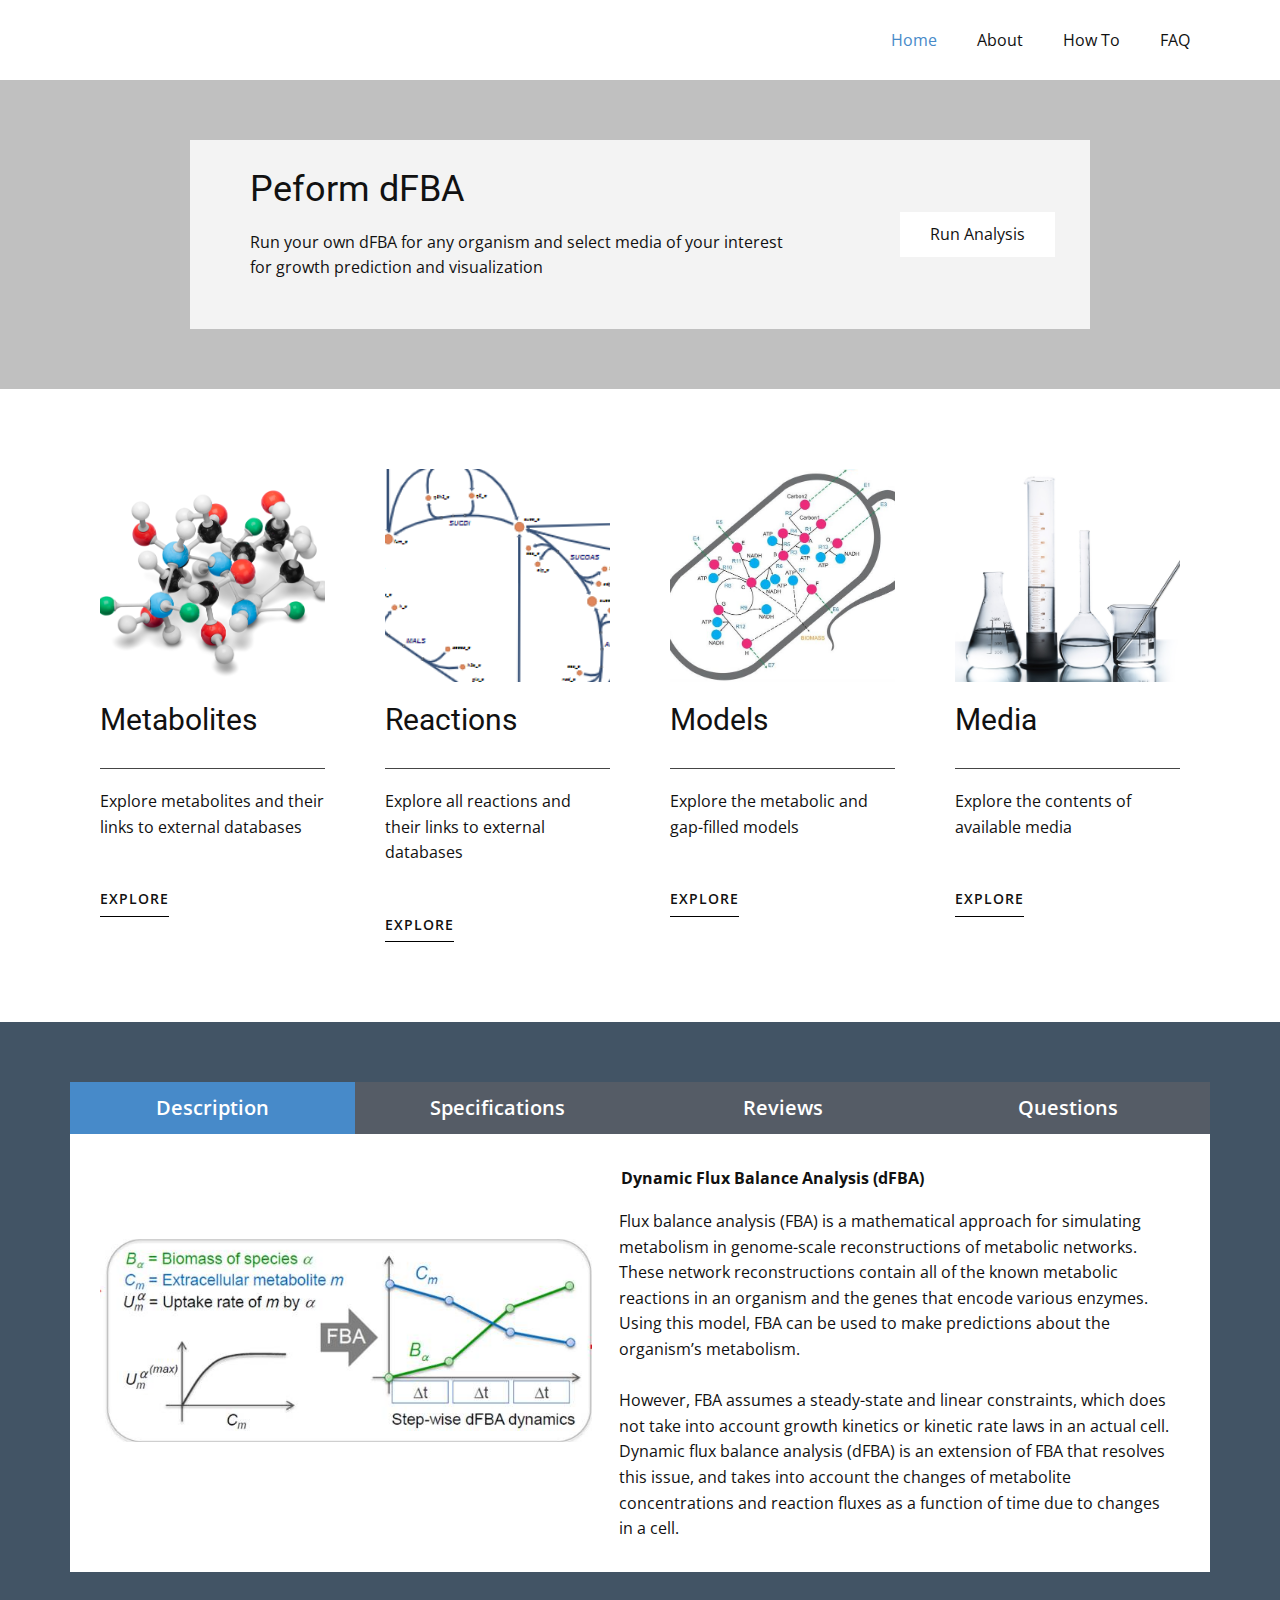
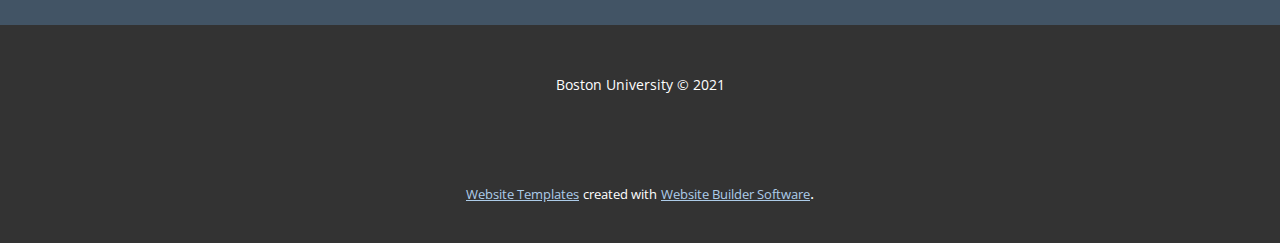
<file: src/new/index.html>
<!DOCTYPE html>
<html style="font-size: 16px;">
  <head>
    <meta name="viewport" content="width=device-width, initial-scale=1.0">
    <meta charset="utf-8">
    <meta name="keywords" content="Peform dFBA, Facts &amp; Questions">
    <meta name="description" content="">
    <meta name="page_type" content="np-template-header-footer-from-plugin">
    <title>Home</title>
    <link rel="stylesheet" href="nicepage.css" media="screen">
<link rel="stylesheet" href="Home.css" media="screen">
    <script class="u-script" type="text/javascript" src="jquery.js" defer=""></script>
    <script class="u-script" type="text/javascript" src="nicepage.js" defer=""></script>
    <meta name="generator" content="Nicepage 3.13.2, nicepage.com">
    <link id="u-theme-google-font" rel="stylesheet" href="https://fonts.googleapis.com/css?family=Roboto:100,100i,300,300i,400,400i,500,500i,700,700i,900,900i|Open+Sans:300,300i,400,400i,600,600i,700,700i,800,800i">
    
    
    
    
    <script type="application/ld+json">{
		"@context": "http://schema.org",
		"@type": "Organization",
		"name": "",
		"url": "index.html"
}</script>
    <meta property="og:title" content="Home">
    <meta property="og:type" content="website">
    <meta name="theme-color" content="#478ac9">
    <link rel="canonical" href="index.html">
    <meta property="og:url" content="index.html">
  </head>
  <body data-home-page="Home.html" data-home-page-title="Home" class="u-body"><header class="u-clearfix u-header u-header" id="sec-e2dd"><div class="u-clearfix u-sheet u-valign-middle u-sheet-1">
        <nav class="u-menu u-menu-dropdown u-offcanvas u-menu-1">
          <div class="menu-collapse" style="font-size: 1rem; letter-spacing: 0px;">
            <a class="u-button-style u-custom-left-right-menu-spacing u-custom-padding-bottom u-custom-top-bottom-menu-spacing u-nav-link u-text-active-palette-1-base u-text-hover-palette-2-base" href="#">
              <svg><use xmlns:xlink="http://www.w3.org/1999/xlink" xlink:href="#menu-hamburger"></use></svg>
              <svg version="1.1" xmlns="http://www.w3.org/2000/svg" xmlns:xlink="http://www.w3.org/1999/xlink"><defs><symbol id="menu-hamburger" viewBox="0 0 16 16" style="width: 16px; height: 16px;"><rect y="1" width="16" height="2"></rect><rect y="7" width="16" height="2"></rect><rect y="13" width="16" height="2"></rect>
</symbol>
</defs></svg>
            </a>
          </div>
          <div class="u-custom-menu u-nav-container">
            <ul class="u-nav u-unstyled u-nav-1"><li class="u-nav-item"><a class="u-button-style u-nav-link u-text-active-palette-1-base u-text-hover-palette-2-base" href="Home.html" style="padding: 10px 20px;">Home</a>
</li><li class="u-nav-item"><a class="u-button-style u-nav-link u-text-active-palette-1-base u-text-hover-palette-2-base" href="About.html" style="padding: 10px 20px;">About</a>
</li><li class="u-nav-item"><a class="u-button-style u-nav-link u-text-active-palette-1-base u-text-hover-palette-2-base" style="padding: 10px 20px;">How To</a>
</li><li class="u-nav-item"><a class="u-button-style u-nav-link u-text-active-palette-1-base u-text-hover-palette-2-base" href="FAQ.html" style="padding: 10px 20px;">FAQ</a>
</li></ul>
          </div>
          <div class="u-custom-menu u-nav-container-collapse">
            <div class="u-black u-container-style u-inner-container-layout u-opacity u-opacity-95 u-sidenav">
              <div class="u-sidenav-overflow">
                <div class="u-menu-close"></div>
                <ul class="u-align-center u-nav u-popupmenu-items u-unstyled u-nav-2"><li class="u-nav-item"><a class="u-button-style u-nav-link" href="Home.html" style="padding: 10px 20px;">Home</a>
</li><li class="u-nav-item"><a class="u-button-style u-nav-link" href="About.html" style="padding: 10px 20px;">About</a>
</li><li class="u-nav-item"><a class="u-button-style u-nav-link" style="padding: 10px 20px;">How To</a>
</li><li class="u-nav-item"><a class="u-button-style u-nav-link" href="FAQ.html" style="padding: 10px 20px;">FAQ</a>
</li></ul>
              </div>
            </div>
            <div class="u-black u-menu-overlay u-opacity u-opacity-70"></div>
          </div>
        </nav>
      </div></header>
    <section class="u-clearfix u-grey-25 u-section-1" src="" id="sec-ec16">
      <div class="u-clearfix u-sheet u-sheet-1">
        <div class="u-clearfix u-expanded-width-md u-expanded-width-sm u-expanded-width-xs u-layout-wrap u-layout-wrap-1">
          <div class="u-layout">
            <div class="u-layout-row">
              <div class="u-align-center-sm u-align-center-xs u-align-left-xl u-container-style u-layout-cell u-left-cell u-opacity u-opacity-80 u-size-45 u-white u-layout-cell-1">
                <div class="u-container-layout u-valign-middle-sm u-valign-middle-xs u-container-layout-1">
                  <h2 class="u-text u-text-1">Peform dFBA</h2>
                  <p class="u-text u-text-2">Run your own dFBA for any organism and select media of your interest for growth prediction and visualization&nbsp;</p>
                </div>
              </div>
              <div class="u-align-left u-container-style u-layout-cell u-opacity u-opacity-80 u-right-cell u-size-15 u-white u-layout-cell-2">
                <div class="u-container-layout u-valign-middle u-container-layout-2">
                  <a href="Run-dFBA.html" data-page-id="36695664" class="u-btn u-button-style u-white u-btn-1">Run Analysis</a>
                </div>
              </div>
            </div>
          </div>
        </div>
      </div>
    </section>
    <section class="u-clearfix u-section-2" id="sec-61e6">
      <div class="u-clearfix u-sheet u-valign-middle u-sheet-1">
        <div class="u-list u-list-1">
          <div class="u-repeater u-repeater-1">
            <div class="u-container-style u-list-item u-repeater-item">
              <div class="u-container-layout u-similar-container u-container-layout-1">
                <img alt="" class="u-expanded-width u-image u-image-default u-image-1" data-image-width="1310" data-image-height="1000" src="images/73536835-0.png">
                <h3 class="u-text u-text-1">Metabolites</h3>
                <div class="u-border-1 u-border-grey-dark-1 u-expanded-width u-line u-line-horizontal u-line-1"></div>
                <p class="u-text u-text-2">Explore metabolites and their links to external databases</p>
                <a href="Metabolites.html" data-page-id="49512011" class="u-border-1 u-border-black u-border-hover-palette-2-base u-btn u-btn-rectangle u-button-style u-none u-text-body-color u-text-hover-palette-2-base u-btn-1">EXPLORE</a>
              </div>
            </div>
            <div class="u-container-style u-list-item u-repeater-item">
              <div class="u-container-layout u-similar-container u-container-layout-2">
                <img alt="" class="u-expanded-width u-image u-image-default u-image-2" data-image-width="277" data-image-height="181" src="images/reaction.png">
                <h3 class="u-text u-text-3">Reactions</h3>
                <div class="u-border-1 u-border-grey-dark-1 u-expanded-width u-line u-line-horizontal u-line-2"></div>
                <p class="u-text u-text-4">Explore all reactions and their links to external databases</p>
                <a href="Reactions.html" data-page-id="31797458" class="u-border-1 u-border-black u-border-hover-palette-2-base u-btn u-btn-rectangle u-button-style u-none u-text-body-color u-text-hover-palette-2-base u-btn-2">EXPLORE</a>
              </div>
            </div>
            <div class="u-container-style u-list-item u-repeater-item">
              <div class="u-container-layout u-similar-container u-container-layout-3">
                <img alt="" class="u-expanded-width u-image u-image-default u-image-3" data-image-width="652" data-image-height="563" src="images/Capture.PNG">
                <h3 class="u-text u-text-5">Models</h3>
                <div class="u-border-1 u-border-grey-dark-1 u-expanded-width u-line u-line-horizontal u-line-3"></div>
                <p class="u-text u-text-6">Explore the metabolic and gap-filled models&nbsp;</p>
                <a href="Models.html" data-page-id="467002914" class="u-border-1 u-border-black u-border-hover-palette-2-base u-btn u-btn-rectangle u-button-style u-none u-text-body-color u-text-hover-palette-2-base u-btn-3">EXPLORE</a>
              </div>
            </div>
            <div class="u-container-style u-list-item u-repeater-item">
              <div class="u-container-layout u-similar-container u-container-layout-4">
                <img alt="" class="u-expanded-width u-image u-image-default u-image-4" data-image-width="1309" data-image-height="1000" src="images/73536835-0.jpeg">
                <h3 class="u-text u-text-7">Media</h3>
                <div class="u-border-1 u-border-grey-dark-1 u-expanded-width u-line u-line-horizontal u-line-4"></div>
                <p class="u-text u-text-8">Explore the contents of available media <br>
                </p>
                <a href="" class="u-border-1 u-border-black u-border-hover-palette-2-base u-btn u-btn-rectangle u-button-style u-none u-text-body-color u-text-hover-palette-2-base u-btn-4">EXPLORE</a>
              </div>
            </div>
          </div>
        </div>
      </div>
    </section>
    <section class="u-align-center u-clearfix u-palette-1-dark-2 u-section-3" id="carousel_a742">
      <div class="u-clearfix u-sheet u-sheet-1">
        <div class="u-expanded-width u-tab-links-align-justify u-tabs u-tabs-1">
          <ul class="u-tab-list u-unstyled" role="tablist">
            <li class="u-tab-item" role="presentation">
              <a class="active u-active-palette-1-base u-button-style u-hover-white u-palette-5-dark-2 u-tab-link u-tab-link-1" id="link-tab-0da5" href="#tab-0da5" role="tab" aria-controls="tab-0da5" aria-selected="true">Description</a>
            </li>
            <li class="u-tab-item" role="presentation">
              <a class="u-active-palette-1-base u-button-style u-hover-white u-palette-5-dark-2 u-tab-link u-tab-link-2" id="link-tab-14b7" href="#tab-14b7" role="tab" aria-controls="tab-14b7" aria-selected="false">Specifications</a>
            </li>
            <li class="u-tab-item" role="presentation">
              <a class="u-active-palette-1-base u-button-style u-hover-white u-palette-5-dark-2 u-tab-link u-tab-link-3" id="link-tab-2917" href="#tab-2917" role="tab" aria-controls="tab-2917" aria-selected="false">Reviews</a>
            </li>
            <li class="u-tab-item u-tab-item-4" role="presentation">
              <a class="u-active-palette-1-base u-button-style u-hover-white u-palette-5-dark-2 u-tab-link u-tab-link-4" id="tab-7fce" href="#link-tab-7fce" role="tab" aria-controls="link-tab-7fce" aria-selected="false">Questions</a>
            </li>
          </ul>
          <div class="u-tab-content">
            <div class="u-container-style u-tab-active u-tab-pane u-white u-tab-pane-1" id="tab-0da5" role="tabpanel" aria-labelledby="link-tab-0da5">
              <div class="u-container-layout u-valign-top-xs u-container-layout-1">
                <p class="u-text u-text-1">Dynamic Flux Balance Analysis (dFBA)</p>
                <img src="images/dfba.PNG" alt="" class="u-expanded-width-sm u-expanded-width-xs u-image u-image-default u-image-1" data-image-width="653" data-image-height="272">
                <p class="u-text u-text-2">Flux balance analysis (FBA) is a mathematical approach for simulating metabolism in genome-scale reconstructions of metabolic networks. These network reconstructions contain all of the known metabolic reactions in an organism and the genes that encode various enzymes. Using this model, FBA can be used to make predictions about the organism’s metabolism.&nbsp;<br>
                  <br>However, FBA assumes a steady-state and linear constraints, which does not take into account growth kinetics or kinetic rate laws in an actual cell. Dynamic flux balance analysis (dFBA) is an extension of FBA that resolves this issue, and takes into account the changes of metabolite concentrations and reaction fluxes as a function of time due to changes in a cell.&nbsp;&nbsp;
                </p>
              </div>
            </div>
            <div class="u-align-left-lg u-align-left-md u-align-left-xl u-container-style u-tab-pane u-white u-tab-pane-2" id="tab-14b7" role="tabpanel" aria-labelledby="link-tab-14b7">
              <div class="u-container-layout u-container-layout-2">
                <p class="u-text u-text-3">Sample text. Click to select the text box. Click again or double click to start editing the text. Duis aute irure dolor in reprehenderit in voluptate velit esse cillum dolore eu fugiat nulla pariatur.<br>
                  <br>Ut enim ad minim veniam, quis nostrud exercitation ullamco laboris nisi ut aliquip ex ea commodo consequat.&nbsp;Duis aute irure dolor in reprehenderit in voluptate velit esse cillum dolore eu fugiat nulla pariatur. 
                </p>
              </div>
            </div>
            <div class="u-container-style u-tab-pane u-white u-tab-pane-3" id="tab-2917" role="tabpanel" aria-labelledby="link-tab-2917">
              <div class="u-container-layout u-valign-top u-container-layout-3">
                <h4 class="u-text u-text-default u-text-4">Be The First To Review This Product!</h4>
                <p class="u-text u-text-5">Sample text. Click to select the text box. Click again or double click to start editing the text.</p>
                <a href="https://nicepage.com/k/flask-html-templates" class="u-btn u-button-style u-hover-palette-1-dark-1 u-palette-1-base u-btn-1">write product review</a>
              </div>
            </div>
            <div class="u-container-style u-tab-pane u-white u-tab-pane-4" id="link-tab-7fce" role="tabpanel" aria-labelledby="tab-7fce">
              <div class="u-container-layout u-container-layout-4"></div>
            </div>
          </div>
        </div>
      </div>
    </section>
    
    
    <footer class="u-align-center u-clearfix u-footer u-grey-80 u-footer" id="sec-13ed"><div class="u-clearfix u-sheet u-sheet-1">
        <p class="u-small-text u-text u-text-variant u-text-1">Boston University ©&nbsp;2021</p>
      </div></footer>
    <section class="u-backlink u-clearfix u-grey-80">
      <a class="u-link" href="https://nicepage.com/website-templates" target="_blank">
        <span>Website Templates</span>
      </a>
      <p class="u-text">
        <span>created with</span>
      </p>
      <a class="u-link" href="https://nicepage.com/" target="_blank">
        <span>Website Builder Software</span>
      </a>. 
    </section>
  </body>
</html>
</file>
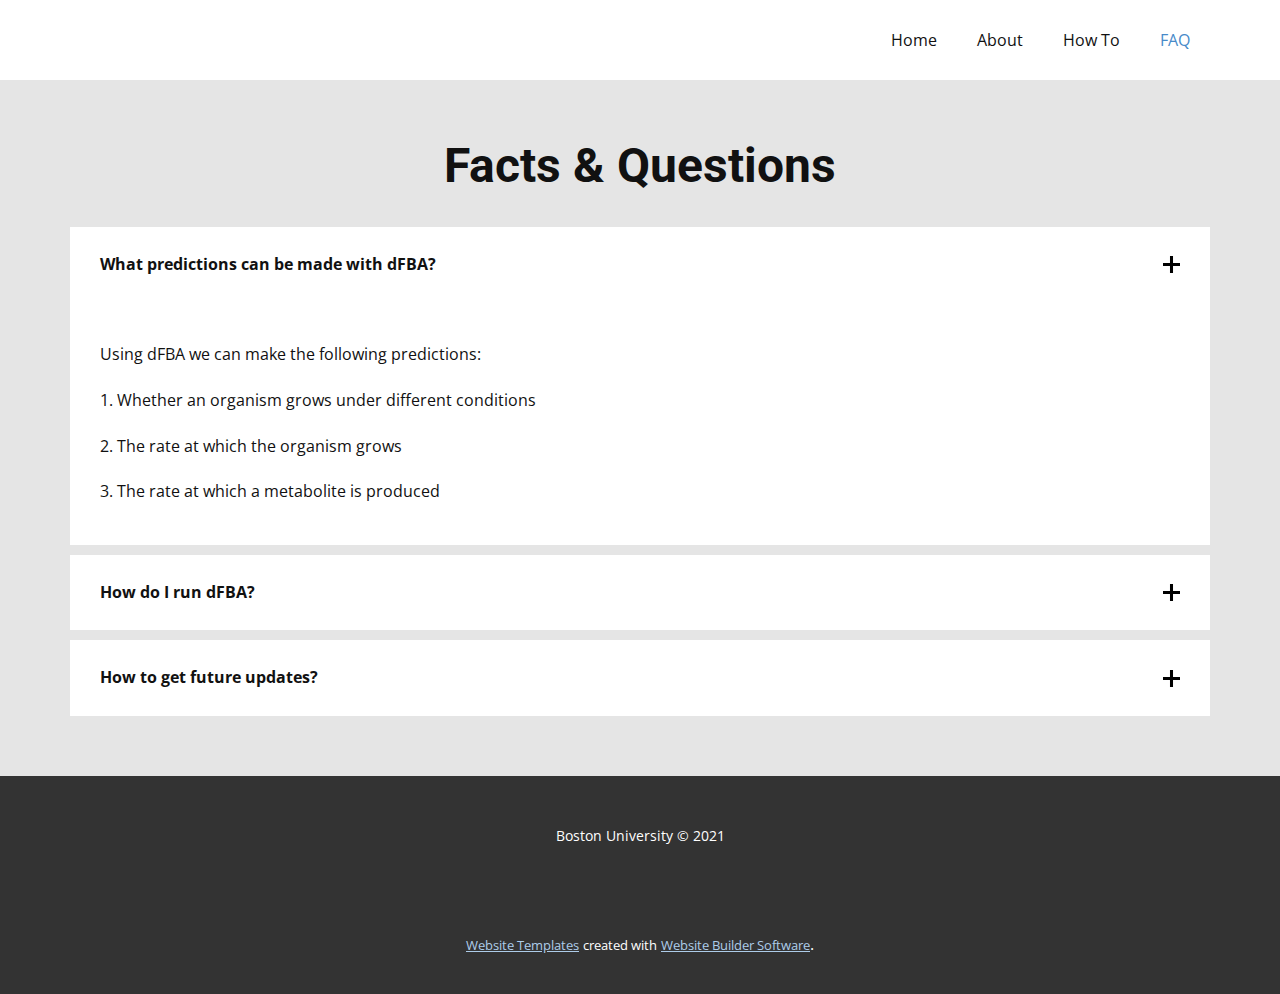
<file: src/new/FAQ.html>
<!DOCTYPE html>
<html style="font-size: 16px;">
  <head>
    <meta name="viewport" content="width=device-width, initial-scale=1.0">
    <meta charset="utf-8">
    <meta name="keywords" content="Facts &amp; Questions">
    <meta name="description" content="">
    <meta name="page_type" content="np-template-header-footer-from-plugin">
    <title>FAQ</title>
    <link rel="stylesheet" href="nicepage.css" media="screen">
<link rel="stylesheet" href="FAQ.css" media="screen">
    <script class="u-script" type="text/javascript" src="jquery.js" defer=""></script>
    <script class="u-script" type="text/javascript" src="nicepage.js" defer=""></script>
    <meta name="generator" content="Nicepage 3.13.2, nicepage.com">
    <link id="u-theme-google-font" rel="stylesheet" href="https://fonts.googleapis.com/css?family=Roboto:100,100i,300,300i,400,400i,500,500i,700,700i,900,900i|Open+Sans:300,300i,400,400i,600,600i,700,700i,800,800i">
    
    
    <script type="application/ld+json">{
		"@context": "http://schema.org",
		"@type": "Organization",
		"name": "",
		"url": "index.html"
}</script>
    <meta property="og:title" content="FAQ">
    <meta property="og:type" content="website">
    <meta name="theme-color" content="#478ac9">
    <link rel="canonical" href="index.html">
    <meta property="og:url" content="index.html">
  </head>
  <body class="u-body"><header class="u-clearfix u-header u-header" id="sec-e2dd"><div class="u-clearfix u-sheet u-valign-middle u-sheet-1">
        <nav class="u-menu u-menu-dropdown u-offcanvas u-menu-1">
          <div class="menu-collapse" style="font-size: 1rem; letter-spacing: 0px;">
            <a class="u-button-style u-custom-left-right-menu-spacing u-custom-padding-bottom u-custom-top-bottom-menu-spacing u-nav-link u-text-active-palette-1-base u-text-hover-palette-2-base" href="#">
              <svg><use xmlns:xlink="http://www.w3.org/1999/xlink" xlink:href="#menu-hamburger"></use></svg>
              <svg version="1.1" xmlns="http://www.w3.org/2000/svg" xmlns:xlink="http://www.w3.org/1999/xlink"><defs><symbol id="menu-hamburger" viewBox="0 0 16 16" style="width: 16px; height: 16px;"><rect y="1" width="16" height="2"></rect><rect y="7" width="16" height="2"></rect><rect y="13" width="16" height="2"></rect>
</symbol>
</defs></svg>
            </a>
          </div>
          <div class="u-custom-menu u-nav-container">
            <ul class="u-nav u-unstyled u-nav-1"><li class="u-nav-item"><a class="u-button-style u-nav-link u-text-active-palette-1-base u-text-hover-palette-2-base" href="Home.html" style="padding: 10px 20px;">Home</a>
</li><li class="u-nav-item"><a class="u-button-style u-nav-link u-text-active-palette-1-base u-text-hover-palette-2-base" href="About.html" style="padding: 10px 20px;">About</a>
</li><li class="u-nav-item"><a class="u-button-style u-nav-link u-text-active-palette-1-base u-text-hover-palette-2-base" style="padding: 10px 20px;">How To</a>
</li><li class="u-nav-item"><a class="u-button-style u-nav-link u-text-active-palette-1-base u-text-hover-palette-2-base" href="FAQ.html" style="padding: 10px 20px;">FAQ</a>
</li></ul>
          </div>
          <div class="u-custom-menu u-nav-container-collapse">
            <div class="u-black u-container-style u-inner-container-layout u-opacity u-opacity-95 u-sidenav">
              <div class="u-sidenav-overflow">
                <div class="u-menu-close"></div>
                <ul class="u-align-center u-nav u-popupmenu-items u-unstyled u-nav-2"><li class="u-nav-item"><a class="u-button-style u-nav-link" href="Home.html" style="padding: 10px 20px;">Home</a>
</li><li class="u-nav-item"><a class="u-button-style u-nav-link" href="About.html" style="padding: 10px 20px;">About</a>
</li><li class="u-nav-item"><a class="u-button-style u-nav-link" style="padding: 10px 20px;">How To</a>
</li><li class="u-nav-item"><a class="u-button-style u-nav-link" href="FAQ.html" style="padding: 10px 20px;">FAQ</a>
</li></ul>
              </div>
            </div>
            <div class="u-black u-menu-overlay u-opacity u-opacity-70"></div>
          </div>
        </nav>
      </div></header>
    <section class="u-align-center u-clearfix u-grey-10 u-section-1" id="sec-6cc2">
      <div class="u-clearfix u-sheet u-sheet-1">
        <h2 class="u-text u-text-1">Facts &amp; Questions</h2>
        <div class="u-accordion u-expanded-width u-faq u-spacing-10 u-accordion-1">
          <div class="u-accordion-item">
            <a class="active u-accordion-link u-active-white u-button-style u-hover-white u-white u-accordion-link-1" id="link-accordion-f600" aria-controls="accordion-f600" aria-selected="true">
              <span class="u-accordion-link-text">What predictions can be made with dFBA?</span><span class="u-accordion-link-icon u-icon u-text-grey-50 u-icon-1"><svg class="u-svg-link" preserveAspectRatio="xMidYMin slice" viewBox="0 0 448 448" style=""><use xmlns:xlink="http://www.w3.org/1999/xlink" xlink:href="#svg-3ae2"></use></svg><svg class="u-svg-content" viewBox="0 0 448 448" id="svg-3ae2" style=""><path d="m272 184c-4.417969 0-8-3.582031-8-8v-176h-80v176c0 4.417969-3.582031 8-8 8h-176v80h176c4.417969 0 8 3.582031 8 8v176h80v-176c0-4.417969 3.582031-8 8-8h176v-80zm0 0"></path></svg></span>
            </a>
            <div class="u-accordion-active u-accordion-pane u-container-style u-white u-accordion-pane-1" id="accordion-f600" aria-labelledby="link-accordion-f600">
              <div class="u-container-layout u-container-layout-1">
                <div class="fr-view u-clearfix u-rich-text u-text">
                  <p>Using dFBA we can make the following predictions:</p>
                  <p>1. Whether an organism grows under different conditions</p>
                  <p>2. The rate at which the organism grows</p>
                  <p>3. The rate at which a metabolite is produced</p>
                </div>
              </div>
            </div>
          </div>
          <div class="u-accordion-item">
            <a class="u-accordion-link u-active-white u-button-style u-hover-white u-white u-accordion-link-2" id="link-accordion-72f4" aria-controls="accordion-72f4" aria-selected="false">
              <span class="u-accordion-link-text">How do I run dFBA?</span><span class="u-accordion-link-icon u-icon u-text-grey-50 u-icon-2"><svg class="u-svg-link" preserveAspectRatio="xMidYMin slice" viewBox="0 0 448 448" style=""><use xmlns:xlink="http://www.w3.org/1999/xlink" xlink:href="#svg-05a3"></use></svg><svg class="u-svg-content" viewBox="0 0 448 448" id="svg-05a3" style=""><path d="m272 184c-4.417969 0-8-3.582031-8-8v-176h-80v176c0 4.417969-3.582031 8-8 8h-176v80h176c4.417969 0 8 3.582031 8 8v176h80v-176c0-4.417969 3.582031-8 8-8h176v-80zm0 0"></path></svg></span>
            </a>
            <div class="u-accordion-pane u-container-style u-white u-accordion-pane-2" id="accordion-72f4" aria-labelledby="link-accordion-72f4">
              <div class="u-container-layout u-container-layout-2">
                <div class="fr-view u-clearfix u-rich-text u-text">
                  <p>To run dFBA, you can&nbsp;</p>
                </div>
              </div>
            </div>
          </div>
          <div class="u-accordion-item">
            <a class="u-accordion-link u-active-white u-button-style u-hover-white u-white u-accordion-link-3" id="link-accordion-854e" aria-controls="accordion-854e" aria-selected="false">
              <span class="u-accordion-link-text">How to get future updates?</span><span class="u-accordion-link-icon u-icon u-text-grey-50 u-icon-3"><svg class="u-svg-link" preserveAspectRatio="xMidYMin slice" viewBox="0 0 448 448" style=""><use xmlns:xlink="http://www.w3.org/1999/xlink" xlink:href="#svg-4a3a"></use></svg><svg class="u-svg-content" viewBox="0 0 448 448" id="svg-4a3a" style=""><path d="m272 184c-4.417969 0-8-3.582031-8-8v-176h-80v176c0 4.417969-3.582031 8-8 8h-176v80h176c4.417969 0 8 3.582031 8 8v176h80v-176c0-4.417969 3.582031-8 8-8h176v-80zm0 0"></path></svg></span>
            </a>
            <div class="u-accordion-pane u-container-style u-white u-accordion-pane-3" id="accordion-854e" aria-labelledby="link-accordion-854e">
              <div class="u-container-layout u-container-layout-3">
                <div class="u-clearfix u-rich-text u-text">
                  <p>Answer. Lorem ipsum dolor sit amet, consectetur adipiscing elit. Curabitur id suscipit ex. Suspendisse rhoncus laoreet purus quis elementum. Phasellus sed efficitur dolor, et ultricies sapien. Quisque fringilla sit amet dolor commodo efficitur. Aliquam et sem odio. In ullamcorper nisi nunc, et molestie ipsum iaculis sit amet.</p>
                </div>
              </div>
            </div>
          </div>
        </div>
      </div>
    </section>
    
    
    <footer class="u-align-center u-clearfix u-footer u-grey-80 u-footer" id="sec-13ed"><div class="u-clearfix u-sheet u-sheet-1">
        <p class="u-small-text u-text u-text-variant u-text-1">Boston University ©&nbsp;2021</p>
      </div></footer>
    <section class="u-backlink u-clearfix u-grey-80">
      <a class="u-link" href="https://nicepage.com/website-templates" target="_blank">
        <span>Website Templates</span>
      </a>
      <p class="u-text">
        <span>created with</span>
      </p>
      <a class="u-link" href="https://nicepage.com/" target="_blank">
        <span>Website Builder Software</span>
      </a>. 
    </section>
  </body>
</html>
</file>
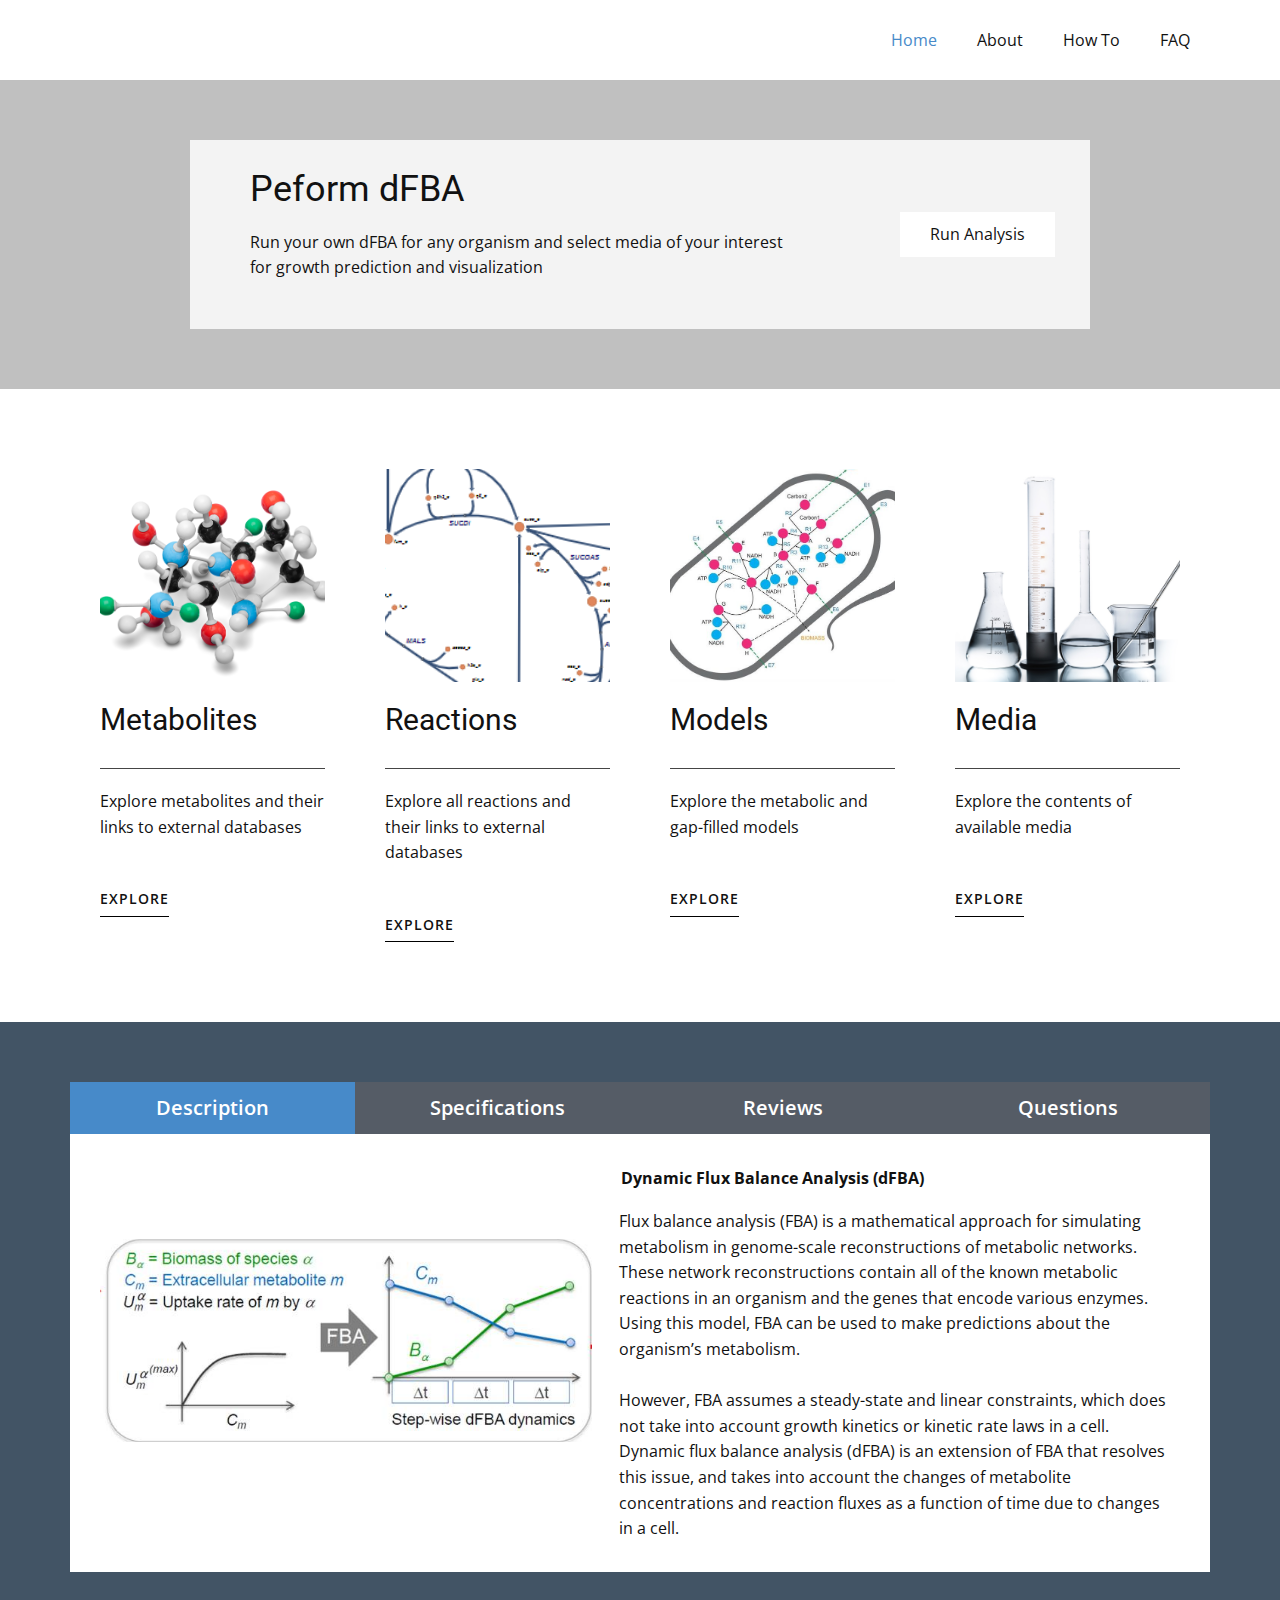
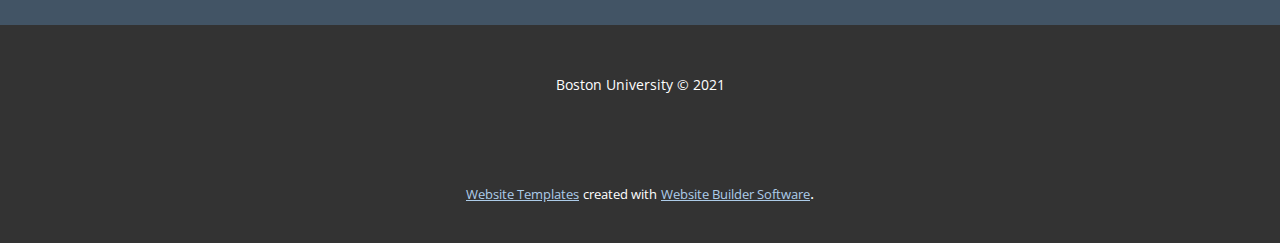
<file: src/new/Home.html>
<!DOCTYPE html>
<html style="font-size: 16px;">
  <head>
    <meta name="viewport" content="width=device-width, initial-scale=1.0">
    <meta charset="utf-8">
    <meta name="keywords" content="Peform dFBA, Facts &amp; Questions">
    <meta name="description" content="">
    <meta name="page_type" content="np-template-header-footer-from-plugin">
    <title>Home</title>
    <link rel="stylesheet" href="nicepage.css" media="screen">
<link rel="stylesheet" href="Home.css" media="screen">
    <script class="u-script" type="text/javascript" src="jquery.js" defer=""></script>
    <script class="u-script" type="text/javascript" src="nicepage.js" defer=""></script>
    <meta name="generator" content="Nicepage 3.13.2, nicepage.com">
    <link id="u-theme-google-font" rel="stylesheet" href="https://fonts.googleapis.com/css?family=Roboto:100,100i,300,300i,400,400i,500,500i,700,700i,900,900i|Open+Sans:300,300i,400,400i,600,600i,700,700i,800,800i">
    
    
    
    
    <script type="application/ld+json">{
		"@context": "http://schema.org",
		"@type": "Organization",
		"name": "",
		"url": "index.html"
}</script>
    <meta property="og:title" content="Home">
    <meta property="og:type" content="website">
    <meta name="theme-color" content="#478ac9">
    <link rel="canonical" href="index.html">
    <meta property="og:url" content="index.html">
  </head>
  <body class="u-body"><header class="u-clearfix u-header u-header" id="sec-e2dd"><div class="u-clearfix u-sheet u-valign-middle u-sheet-1">
        <nav class="u-menu u-menu-dropdown u-offcanvas u-menu-1">
          <div class="menu-collapse" style="font-size: 1rem; letter-spacing: 0px;">
            <a class="u-button-style u-custom-left-right-menu-spacing u-custom-padding-bottom u-custom-top-bottom-menu-spacing u-nav-link u-text-active-palette-1-base u-text-hover-palette-2-base" href="#">
              <svg><use xmlns:xlink="http://www.w3.org/1999/xlink" xlink:href="#menu-hamburger"></use></svg>
              <svg version="1.1" xmlns="http://www.w3.org/2000/svg" xmlns:xlink="http://www.w3.org/1999/xlink"><defs><symbol id="menu-hamburger" viewBox="0 0 16 16" style="width: 16px; height: 16px;"><rect y="1" width="16" height="2"></rect><rect y="7" width="16" height="2"></rect><rect y="13" width="16" height="2"></rect>
</symbol>
</defs></svg>
            </a>
          </div>
          <div class="u-custom-menu u-nav-container">
            <ul class="u-nav u-unstyled u-nav-1"><li class="u-nav-item"><a class="u-button-style u-nav-link u-text-active-palette-1-base u-text-hover-palette-2-base" href="Home.html" style="padding: 10px 20px;">Home</a>
</li><li class="u-nav-item"><a class="u-button-style u-nav-link u-text-active-palette-1-base u-text-hover-palette-2-base" href="About.html" style="padding: 10px 20px;">About</a>
</li><li class="u-nav-item"><a class="u-button-style u-nav-link u-text-active-palette-1-base u-text-hover-palette-2-base" style="padding: 10px 20px;">How To</a>
</li><li class="u-nav-item"><a class="u-button-style u-nav-link u-text-active-palette-1-base u-text-hover-palette-2-base" href="FAQ.html" style="padding: 10px 20px;">FAQ</a>
</li></ul>
          </div>
          <div class="u-custom-menu u-nav-container-collapse">
            <div class="u-black u-container-style u-inner-container-layout u-opacity u-opacity-95 u-sidenav">
              <div class="u-sidenav-overflow">
                <div class="u-menu-close"></div>
                <ul class="u-align-center u-nav u-popupmenu-items u-unstyled u-nav-2"><li class="u-nav-item"><a class="u-button-style u-nav-link" href="Home.html" style="padding: 10px 20px;">Home</a>
</li><li class="u-nav-item"><a class="u-button-style u-nav-link" href="About.html" style="padding: 10px 20px;">About</a>
</li><li class="u-nav-item"><a class="u-button-style u-nav-link" style="padding: 10px 20px;">How To</a>
</li><li class="u-nav-item"><a class="u-button-style u-nav-link" href="FAQ.html" style="padding: 10px 20px;">FAQ</a>
</li></ul>
              </div>
            </div>
            <div class="u-black u-menu-overlay u-opacity u-opacity-70"></div>
          </div>
        </nav>
      </div></header>
    <section class="u-clearfix u-grey-25 u-section-1" src="" id="sec-ec16">
      <div class="u-clearfix u-sheet u-sheet-1">
        <div class="u-clearfix u-expanded-width-md u-expanded-width-sm u-expanded-width-xs u-layout-wrap u-layout-wrap-1">
          <div class="u-layout">
            <div class="u-layout-row">
              <div class="u-align-center-sm u-align-center-xs u-align-left-xl u-container-style u-layout-cell u-left-cell u-opacity u-opacity-80 u-size-45 u-white u-layout-cell-1">
                <div class="u-container-layout u-valign-middle-sm u-valign-middle-xs u-container-layout-1">
                  <h2 class="u-text u-text-1">Peform dFBA</h2>
                  <p class="u-text u-text-2">Run your own dFBA for any organism and select media of your interest for growth prediction and visualization&nbsp;</p>
                </div>
              </div>
              <div class="u-align-left u-container-style u-layout-cell u-opacity u-opacity-80 u-right-cell u-size-15 u-white u-layout-cell-2">
                <div class="u-container-layout u-valign-middle u-container-layout-2">
                  <a href="Run-dFBA.html" data-page-id="36695664" class="u-btn u-button-style u-white u-btn-1">Run Analysis</a>
                </div>
              </div>
            </div>
          </div>
        </div>
      </div>
    </section>
    <section class="u-clearfix u-section-2" id="sec-61e6">
      <div class="u-clearfix u-sheet u-valign-middle u-sheet-1">
        <div class="u-list u-list-1">
          <div class="u-repeater u-repeater-1">
            <div class="u-container-style u-list-item u-repeater-item">
              <div class="u-container-layout u-similar-container u-container-layout-1">
                <img alt="" class="u-expanded-width u-image u-image-default u-image-1" data-image-width="1310" data-image-height="1000" src="images/73536835-0.png">
                <h3 class="u-text u-text-1">Metabolites</h3>
                <div class="u-border-1 u-border-grey-dark-1 u-expanded-width u-line u-line-horizontal u-line-1"></div>
                <p class="u-text u-text-2">Explore metabolites and their links to external databases</p>
                <a href="Metabolites.html" data-page-id="49512011" class="u-border-1 u-border-black u-border-hover-palette-2-base u-btn u-btn-rectangle u-button-style u-none u-text-body-color u-text-hover-palette-2-base u-btn-1">EXPLORE</a>
              </div>
            </div>
            <div class="u-container-style u-list-item u-repeater-item">
              <div class="u-container-layout u-similar-container u-container-layout-2">
                <img alt="" class="u-expanded-width u-image u-image-default u-image-2" data-image-width="277" data-image-height="181" src="images/reaction.png">
                <h3 class="u-text u-text-3">Reactions</h3>
                <div class="u-border-1 u-border-grey-dark-1 u-expanded-width u-line u-line-horizontal u-line-2"></div>
                <p class="u-text u-text-4">Explore all reactions and their links to external databases</p>
                <a href="Reactions.html" data-page-id="31797458" class="u-border-1 u-border-black u-border-hover-palette-2-base u-btn u-btn-rectangle u-button-style u-none u-text-body-color u-text-hover-palette-2-base u-btn-2">EXPLORE</a>
              </div>
            </div>
            <div class="u-container-style u-list-item u-repeater-item">
              <div class="u-container-layout u-similar-container u-container-layout-3">
                <img alt="" class="u-expanded-width u-image u-image-default u-image-3" data-image-width="652" data-image-height="563" src="images/Capture.PNG">
                <h3 class="u-text u-text-5">Models</h3>
                <div class="u-border-1 u-border-grey-dark-1 u-expanded-width u-line u-line-horizontal u-line-3"></div>
                <p class="u-text u-text-6">Explore the metabolic and gap-filled models&nbsp;</p>
                <a href="Models.html" data-page-id="467002914" class="u-border-1 u-border-black u-border-hover-palette-2-base u-btn u-btn-rectangle u-button-style u-none u-text-body-color u-text-hover-palette-2-base u-btn-3">EXPLORE</a>
              </div>
            </div>
            <div class="u-container-style u-list-item u-repeater-item">
              <div class="u-container-layout u-similar-container u-container-layout-4">
                <img alt="" class="u-expanded-width u-image u-image-default u-image-4" data-image-width="1309" data-image-height="1000" src="images/73536835-0.jpeg">
                <h3 class="u-text u-text-7">Media</h3>
                <div class="u-border-1 u-border-grey-dark-1 u-expanded-width u-line u-line-horizontal u-line-4"></div>
                <p class="u-text u-text-8">Explore the contents of available media <br>
                </p>
                <a href="" class="u-border-1 u-border-black u-border-hover-palette-2-base u-btn u-btn-rectangle u-button-style u-none u-text-body-color u-text-hover-palette-2-base u-btn-4">EXPLORE</a>
              </div>
            </div>
          </div>
        </div>
      </div>
    </section>
    <section class="u-align-center u-clearfix u-palette-1-dark-2 u-section-3" id="carousel_a742">
      <div class="u-clearfix u-sheet u-sheet-1">
        <div class="u-expanded-width u-tab-links-align-justify u-tabs u-tabs-1">
          <ul class="u-tab-list u-unstyled" role="tablist">
            <li class="u-tab-item" role="presentation">
              <a class="active u-active-palette-1-base u-button-style u-hover-white u-palette-5-dark-2 u-tab-link u-tab-link-1" id="link-tab-0da5" href="#tab-0da5" role="tab" aria-controls="tab-0da5" aria-selected="true">Description</a>
            </li>
            <li class="u-tab-item" role="presentation">
              <a class="u-active-palette-1-base u-button-style u-hover-white u-palette-5-dark-2 u-tab-link u-tab-link-2" id="link-tab-14b7" href="#tab-14b7" role="tab" aria-controls="tab-14b7" aria-selected="false">Specifications</a>
            </li>
            <li class="u-tab-item" role="presentation">
              <a class="u-active-palette-1-base u-button-style u-hover-white u-palette-5-dark-2 u-tab-link u-tab-link-3" id="link-tab-2917" href="#tab-2917" role="tab" aria-controls="tab-2917" aria-selected="false">Reviews</a>
            </li>
            <li class="u-tab-item u-tab-item-4" role="presentation">
              <a class="u-active-palette-1-base u-button-style u-hover-white u-palette-5-dark-2 u-tab-link u-tab-link-4" id="tab-7fce" href="#link-tab-7fce" role="tab" aria-controls="link-tab-7fce" aria-selected="false">Questions</a>
            </li>
          </ul>
          <div class="u-tab-content">
            <div class="u-container-style u-tab-active u-tab-pane u-white u-tab-pane-1" id="tab-0da5" role="tabpanel" aria-labelledby="link-tab-0da5">
              <div class="u-container-layout u-valign-top-xs u-container-layout-1">
                <p class="u-text u-text-1">Dynamic Flux Balance Analysis (dFBA)</p>
                <img src="images/dfba.PNG" alt="" class="u-expanded-width-sm u-expanded-width-xs u-image u-image-default u-image-1" data-image-width="653" data-image-height="272">
                <p class="u-text u-text-2">Flux balance analysis (FBA) is a mathematical approach for simulating metabolism in genome-scale reconstructions of metabolic networks. These network reconstructions contain all of the known metabolic reactions in an organism and the genes that encode various enzymes. Using this model, FBA can be used to make predictions about the organism’s metabolism.&nbsp;<br>
                  <br>However, FBA assumes a steady-state and linear constraints, which does not take into account growth kinetics or kinetic rate laws in a cell. Dynamic flux balance analysis (dFBA) is an extension of FBA that resolves this issue, and takes into account the changes of metabolite concentrations and reaction fluxes as a function of time due to changes in a cell.&nbsp;&nbsp;
                </p>
              </div>
            </div>
            <div class="u-align-left-lg u-align-left-md u-align-left-xl u-container-style u-tab-pane u-white u-tab-pane-2" id="tab-14b7" role="tabpanel" aria-labelledby="link-tab-14b7">
              <div class="u-container-layout u-container-layout-2">
                <p class="u-text u-text-3">Sample text. Click to select the text box. Click again or double click to start editing the text. Duis aute irure dolor in reprehenderit in voluptate velit esse cillum dolore eu fugiat nulla pariatur.<br>
                  <br>Ut enim ad minim veniam, quis nostrud exercitation ullamco laboris nisi ut aliquip ex ea commodo consequat.&nbsp;Duis aute irure dolor in reprehenderit in voluptate velit esse cillum dolore eu fugiat nulla pariatur. 
                </p>
              </div>
            </div>
            <div class="u-container-style u-tab-pane u-white u-tab-pane-3" id="tab-2917" role="tabpanel" aria-labelledby="link-tab-2917">
              <div class="u-container-layout u-valign-top u-container-layout-3">
                <h4 class="u-text u-text-default u-text-4">Be The First To Review This Product!</h4>
                <p class="u-text u-text-5">Sample text. Click to select the text box. Click again or double click to start editing the text.</p>
                <a href="https://nicepage.com/k/flask-html-templates" class="u-btn u-button-style u-hover-palette-1-dark-1 u-palette-1-base u-btn-1">write product review</a>
              </div>
            </div>
            <div class="u-container-style u-tab-pane u-white u-tab-pane-4" id="link-tab-7fce" role="tabpanel" aria-labelledby="tab-7fce">
              <div class="u-container-layout u-container-layout-4"></div>
            </div>
          </div>
        </div>
      </div>
    </section>
    
    
    <footer class="u-align-center u-clearfix u-footer u-grey-80 u-footer" id="sec-13ed"><div class="u-clearfix u-sheet u-sheet-1">
        <p class="u-small-text u-text u-text-variant u-text-1">Boston University ©&nbsp;2021</p>
      </div></footer>
    <section class="u-backlink u-clearfix u-grey-80">
      <a class="u-link" href="https://nicepage.com/website-templates" target="_blank">
        <span>Website Templates</span>
      </a>
      <p class="u-text">
        <span>created with</span>
      </p>
      <a class="u-link" href="https://nicepage.com/" target="_blank">
        <span>Website Builder Software</span>
      </a>. 
    </section>
  </body>
</html>
</file>
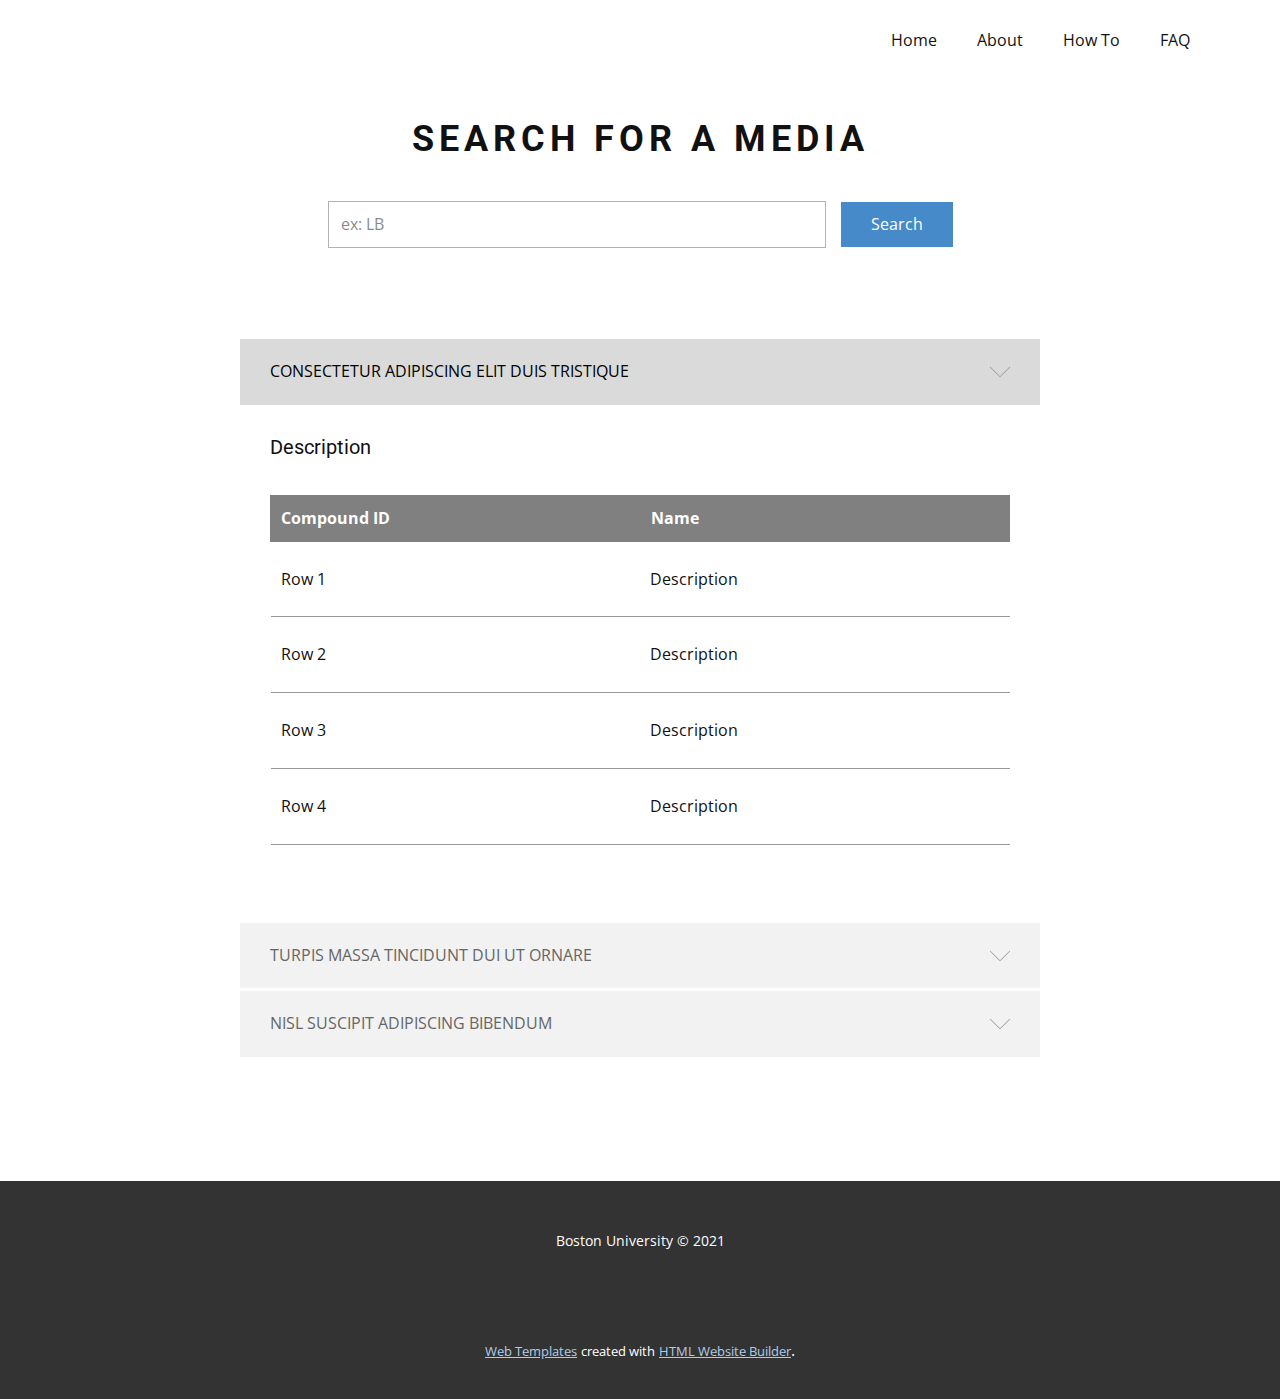
<file: src/new/Media.html>
<!DOCTYPE html>
<html style="font-size: 16px;">
  <head>
    <meta name="viewport" content="width=device-width, initial-scale=1.0">
    <meta charset="utf-8">
    <meta name="keywords" content="SEARCH FOR A METABOLITE">
    <meta name="description" content="">
    <meta name="page_type" content="np-template-header-footer-from-plugin">
    <title>Media</title>
    <link rel="stylesheet" href="nicepage.css" media="screen">
<link rel="stylesheet" href="Media.css" media="screen">
    <script class="u-script" type="text/javascript" src="jquery.js" defer=""></script>
    <script class="u-script" type="text/javascript" src="nicepage.js" defer=""></script>
    <meta name="generator" content="Nicepage 3.13.2, nicepage.com">
    <link id="u-theme-google-font" rel="stylesheet" href="https://fonts.googleapis.com/css?family=Roboto:100,100i,300,300i,400,400i,500,500i,700,700i,900,900i|Open+Sans:300,300i,400,400i,600,600i,700,700i,800,800i">
    
    
    
    <script type="application/ld+json">{
		"@context": "http://schema.org",
		"@type": "Organization",
		"name": "",
		"url": "index.html"
}</script>
    <meta property="og:title" content="Media">
    <meta property="og:type" content="website">
    <meta name="theme-color" content="#478ac9">
    <link rel="canonical" href="index.html">
    <meta property="og:url" content="index.html">
  </head>
  <body class="u-body"><header class="u-clearfix u-header u-header" id="sec-e2dd"><div class="u-clearfix u-sheet u-valign-middle u-sheet-1">
        <nav class="u-menu u-menu-dropdown u-offcanvas u-menu-1">
          <div class="menu-collapse" style="font-size: 1rem; letter-spacing: 0px;">
            <a class="u-button-style u-custom-left-right-menu-spacing u-custom-padding-bottom u-custom-top-bottom-menu-spacing u-nav-link u-text-active-palette-1-base u-text-hover-palette-2-base" href="#">
              <svg><use xmlns:xlink="http://www.w3.org/1999/xlink" xlink:href="#menu-hamburger"></use></svg>
              <svg version="1.1" xmlns="http://www.w3.org/2000/svg" xmlns:xlink="http://www.w3.org/1999/xlink"><defs><symbol id="menu-hamburger" viewBox="0 0 16 16" style="width: 16px; height: 16px;"><rect y="1" width="16" height="2"></rect><rect y="7" width="16" height="2"></rect><rect y="13" width="16" height="2"></rect>
</symbol>
</defs></svg>
            </a>
          </div>
          <div class="u-custom-menu u-nav-container">
            <ul class="u-nav u-unstyled u-nav-1"><li class="u-nav-item"><a class="u-button-style u-nav-link u-text-active-palette-1-base u-text-hover-palette-2-base" href="Home.html" style="padding: 10px 20px;">Home</a>
</li><li class="u-nav-item"><a class="u-button-style u-nav-link u-text-active-palette-1-base u-text-hover-palette-2-base" href="About.html" style="padding: 10px 20px;">About</a>
</li><li class="u-nav-item"><a class="u-button-style u-nav-link u-text-active-palette-1-base u-text-hover-palette-2-base" style="padding: 10px 20px;">How To</a>
</li><li class="u-nav-item"><a class="u-button-style u-nav-link u-text-active-palette-1-base u-text-hover-palette-2-base" href="FAQ.html" style="padding: 10px 20px;">FAQ</a>
</li></ul>
          </div>
          <div class="u-custom-menu u-nav-container-collapse">
            <div class="u-black u-container-style u-inner-container-layout u-opacity u-opacity-95 u-sidenav">
              <div class="u-sidenav-overflow">
                <div class="u-menu-close"></div>
                <ul class="u-align-center u-nav u-popupmenu-items u-unstyled u-nav-2"><li class="u-nav-item"><a class="u-button-style u-nav-link" href="Home.html" style="padding: 10px 20px;">Home</a>
</li><li class="u-nav-item"><a class="u-button-style u-nav-link" href="About.html" style="padding: 10px 20px;">About</a>
</li><li class="u-nav-item"><a class="u-button-style u-nav-link" style="padding: 10px 20px;">How To</a>
</li><li class="u-nav-item"><a class="u-button-style u-nav-link" href="FAQ.html" style="padding: 10px 20px;">FAQ</a>
</li></ul>
              </div>
            </div>
            <div class="u-black u-menu-overlay u-opacity u-opacity-70"></div>
          </div>
        </nav>
      </div></header>
    <section class="u-align-center u-clearfix u-section-1" id="sec-f1e3">
      <div class="u-clearfix u-sheet u-valign-middle u-sheet-1">
        <h2 class="u-text u-text-1">SEARCH FOR A MEDIA</h2>
        <div class="u-form u-form-1">
          <form action="#" method="POST" class="u-clearfix u-form-horizontal u-form-spacing-15 u-inner-form" style="padding: 15px;" source="custom">
            <div class="u-form-group u-form-name">
              <label for="name-ef64" class="u-form-control-hidden u-label">Name</label>
              <input type="text" placeholder="ex: LB" id="name-ef64" name="name" class="u-border-1 u-border-grey-30 u-input u-input-rectangle" required="">
            </div>
            <div class="u-form-group u-form-submit">
              <a href="#" class="u-btn u-btn-submit u-button-style">Search</a>
              <input type="submit" value="submit" class="u-form-control-hidden">
            </div>
            <div class="u-form-send-message u-form-send-success">#FormSendSuccess</div>
            <div class="u-form-send-error u-form-send-message">#FormSendError</div>
            <input type="hidden" value="" name="recaptchaResponse">
          </form>
        </div>
      </div>
    </section>
    <section class="u-align-center u-clearfix u-section-2" id="sec-40f6">
      <div class="u-clearfix u-sheet u-sheet-1">
        <div class="u-accordion u-spacing-3 u-accordion-1">
          <div class="u-accordion-item">
            <a class="active u-accordion-link u-button-style u-grey-5 u-text-active-black u-text-grey-60 u-text-hover-black u-accordion-link-1" id="link-accordion-0781" aria-controls="accordion-0781" aria-selected="true">
              <span class="u-accordion-link-text">Consectetur adipiscing elit duis tristique</span><span class="u-accordion-link-icon u-icon u-text-grey-40 u-icon-1"><svg class="u-svg-link" preserveAspectRatio="xMidYMin slice" viewBox="0 0 512 512" style=""><use xmlns:xlink="http://www.w3.org/1999/xlink" xlink:href="#svg-efcb"></use></svg><svg xmlns="http://www.w3.org/2000/svg" xmlns:xlink="http://www.w3.org/1999/xlink" version="1.1" xml:space="preserve" class="u-svg-content" viewBox="0 0 512 512" x="0px" y="0px" id="svg-efcb" style="enable-background:new 0 0 512 512;"><g><g><path d="M509.121,125.966c-3.838-3.838-10.055-3.838-13.893,0L256.005,365.194L16.771,125.966c-3.838-3.838-10.055-3.838-13.893,0    c-3.838,3.838-3.838,10.055,0,13.893l246.18,246.175c1.842,1.842,4.337,2.878,6.947,2.878c2.61,0,5.104-1.036,6.946-2.878    l246.17-246.175C512.959,136.021,512.959,129.804,509.121,125.966z"></path>
</g>
</g></svg></span>
            </a>
            <div class="u-accordion-active u-accordion-pane u-container-style u-expanded-width u-accordion-pane-1" id="accordion-0781" aria-labelledby="link-accordion-0781">
              <div class="u-container-layout u-valign-top u-container-layout-1">
                <h5 class="u-text u-text-default u-text-1">Description</h5>
                <div class="u-expanded-width u-table u-table-responsive u-table-1">
                  <table class="u-table-entity">
                    <colgroup>
                      <col width="50%">
                      <col width="50%">
                    </colgroup>
                    <thead class="u-grey-50 u-table-header u-table-header-1">
                      <tr style="height: 21px;">
                        <th class="u-border-1 u-border-grey-50 u-table-cell">Compound ID</th>
                        <th class="u-border-1 u-border-grey-50 u-table-cell">Name</th>
                      </tr>
                    </thead>
                    <tbody class="u-table-body">
                      <tr style="height: 75px;">
                        <td class="u-border-1 u-border-grey-40 u-border-no-left u-border-no-right u-table-cell">Row 1</td>
                        <td class="u-border-1 u-border-grey-40 u-border-no-left u-border-no-right u-table-cell">Description</td>
                      </tr>
                      <tr style="height: 76px;">
                        <td class="u-border-1 u-border-grey-40 u-border-no-left u-border-no-right u-table-cell">Row 2</td>
                        <td class="u-border-1 u-border-grey-40 u-border-no-left u-border-no-right u-table-cell">Description</td>
                      </tr>
                      <tr style="height: 76px;">
                        <td class="u-border-1 u-border-grey-40 u-border-no-left u-border-no-right u-table-cell">Row 3</td>
                        <td class="u-border-1 u-border-grey-40 u-border-no-left u-border-no-right u-table-cell">Description</td>
                      </tr>
                      <tr style="height: 76px;">
                        <td class="u-border-1 u-border-grey-40 u-border-no-left u-border-no-right u-table-cell">Row 4</td>
                        <td class="u-border-1 u-border-grey-40 u-border-no-left u-border-no-right u-table-cell">Description</td>
                      </tr>
                    </tbody>
                  </table>
                </div>
              </div>
            </div>
          </div>
          <div class="u-accordion-item">
            <a class="u-accordion-link u-button-style u-grey-5 u-text-active-black u-text-grey-60 u-text-hover-black u-accordion-link-2" id="link-accordion-4c47" aria-controls="accordion-4c47" aria-selected="false">
              <span class="u-accordion-link-text">Turpis massa tincidunt dui ut ornare</span><span class="u-accordion-link-icon u-icon u-text-grey-40 u-icon-2"><svg class="u-svg-link" preserveAspectRatio="xMidYMin slice" viewBox="0 0 512 512" style=""><use xmlns:xlink="http://www.w3.org/1999/xlink" xlink:href="#svg-55f1"></use></svg><svg xmlns="http://www.w3.org/2000/svg" xmlns:xlink="http://www.w3.org/1999/xlink" version="1.1" xml:space="preserve" class="u-svg-content" viewBox="0 0 512 512" x="0px" y="0px" id="svg-55f1" style="enable-background:new 0 0 512 512;"><g><g><path d="M509.121,125.966c-3.838-3.838-10.055-3.838-13.893,0L256.005,365.194L16.771,125.966c-3.838-3.838-10.055-3.838-13.893,0    c-3.838,3.838-3.838,10.055,0,13.893l246.18,246.175c1.842,1.842,4.337,2.878,6.947,2.878c2.61,0,5.104-1.036,6.946-2.878    l246.17-246.175C512.959,136.021,512.959,129.804,509.121,125.966z"></path>
</g>
</g></svg></span>
            </a>
            <div class="u-accordion-pane u-container-style u-expanded-width u-accordion-pane-2" id="accordion-4c47" aria-labelledby="link-accordion-4c47">
              <div class="u-container-layout u-container-layout-2">
                <ul class="u-text u-text-2">
                  <li>Tortor at risus viverra adipiscing at in tellus.</li>
                  <li>Purus ut faucibus pulvinar elementum.</li>
                  <li>Blandit turpis cursus in hac habitasse.</li>
                  <li>Enim eu turpis egestas pretium aenean pharetra.</li>
                </ul>
              </div>
            </div>
          </div>
          <div class="u-accordion-item">
            <a class="u-accordion-link u-button-style u-grey-5 u-text-active-black u-text-grey-60 u-text-hover-black u-accordion-link-3" id="link-accordion-a910" aria-controls="accordion-a910" aria-selected="false">
              <span class="u-accordion-link-text">Nisl suscipit adipiscing bibendum</span><span class="u-accordion-link-icon u-icon u-text-grey-40 u-icon-3"><svg class="u-svg-link" preserveAspectRatio="xMidYMin slice" viewBox="0 0 512 512" style=""><use xmlns:xlink="http://www.w3.org/1999/xlink" xlink:href="#svg-6813"></use></svg><svg xmlns="http://www.w3.org/2000/svg" xmlns:xlink="http://www.w3.org/1999/xlink" version="1.1" xml:space="preserve" class="u-svg-content" viewBox="0 0 512 512" x="0px" y="0px" id="svg-6813" style="enable-background:new 0 0 512 512;"><g><g><path d="M509.121,125.966c-3.838-3.838-10.055-3.838-13.893,0L256.005,365.194L16.771,125.966c-3.838-3.838-10.055-3.838-13.893,0    c-3.838,3.838-3.838,10.055,0,13.893l246.18,246.175c1.842,1.842,4.337,2.878,6.947,2.878c2.61,0,5.104-1.036,6.946-2.878    l246.17-246.175C512.959,136.021,512.959,129.804,509.121,125.966z"></path>
</g>
</g></svg></span>
            </a>
            <div class="u-accordion-pane u-container-style u-expanded-width u-accordion-pane-3" id="accordion-a910" aria-labelledby="link-accordion-a910">
              <div class="u-container-layout u-container-layout-3">
                <p class="u-text u-text-3">Sample text. Click to select the text box. Click again or double click to start editing the text. Duis aute irure dolor in reprehenderit in voluptate velit esse cillum dolore eu fugiat nulla pariatur. Excepteur sint occaecat cupidatat non proident, sunt in culpa qui officia deserunt mollit anim id est laborum.</p>
              </div>
            </div>
          </div>
        </div>
      </div>
    </section>
    
    
    <footer class="u-align-center u-clearfix u-footer u-grey-80 u-footer" id="sec-13ed"><div class="u-clearfix u-sheet u-sheet-1">
        <p class="u-small-text u-text u-text-variant u-text-1">Boston University ©&nbsp;2021</p>
      </div></footer>
    <section class="u-backlink u-clearfix u-grey-80">
      <a class="u-link" href="https://nicepage.com/website-templates" target="_blank">
        <span>Web Templates</span>
      </a>
      <p class="u-text">
        <span>created with</span>
      </p>
      <a class="u-link" href="https://nicepage.com/html-website-builder" target="_blank">
        <span>HTML Website Builder</span>
      </a>. 
    </section><span style="height: 64px; width: 64px; margin-left: 0px; margin-right: auto; margin-top: 0px; background-image: none; right: 20px; bottom: 20px" class="u-back-to-top u-icon u-icon-circle u-opacity u-opacity-85 u-palette-1-base u-spacing-15" data-href="#">
        <svg class="u-svg-link" preserveAspectRatio="xMidYMin slice" viewBox="0 0 551.13 551.13"><use xmlns:xlink="http://www.w3.org/1999/xlink" xlink:href="#svg-1d98"></use></svg>
        <svg class="u-svg-content" enable-background="new 0 0 551.13 551.13" viewBox="0 0 551.13 551.13" xmlns="http://www.w3.org/2000/svg" id="svg-1d98"><path d="m275.565 189.451 223.897 223.897h51.668l-275.565-275.565-275.565 275.565h51.668z"></path></svg>
    </span>
  </body>
</html>
</file>
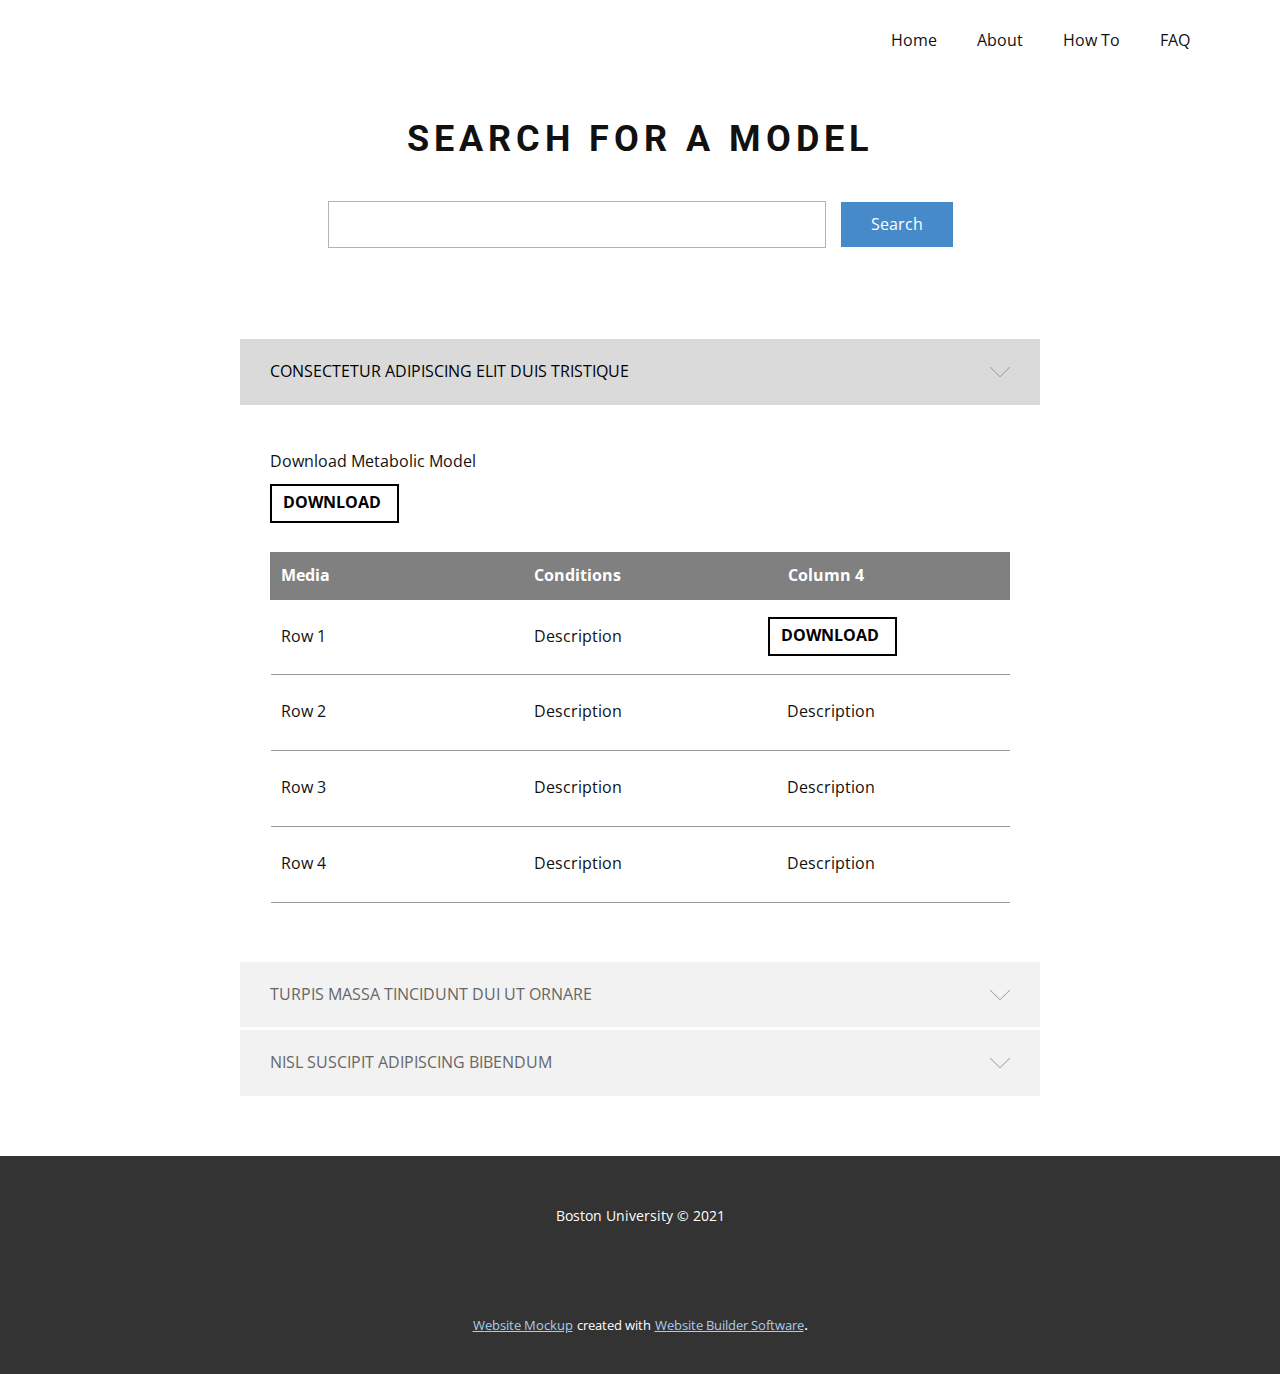
<file: src/new/Models.html>
<!DOCTYPE html>
<html style="font-size: 16px;">
  <head>
    <meta name="viewport" content="width=device-width, initial-scale=1.0">
    <meta charset="utf-8">
    <meta name="keywords" content="SEARCH FOR A METABOLITE">
    <meta name="description" content="">
    <meta name="page_type" content="np-template-header-footer-from-plugin">
    <title>Models</title>
    <link rel="stylesheet" href="nicepage.css" media="screen">
<link rel="stylesheet" href="Models.css" media="screen">
    <script class="u-script" type="text/javascript" src="jquery.js" defer=""></script>
    <script class="u-script" type="text/javascript" src="nicepage.js" defer=""></script>
    <meta name="generator" content="Nicepage 3.13.2, nicepage.com">
    <link id="u-theme-google-font" rel="stylesheet" href="https://fonts.googleapis.com/css?family=Roboto:100,100i,300,300i,400,400i,500,500i,700,700i,900,900i|Open+Sans:300,300i,400,400i,600,600i,700,700i,800,800i">
    
    
    
    <script type="application/ld+json">{
		"@context": "http://schema.org",
		"@type": "Organization",
		"name": "",
		"url": "index.html"
}</script>
    <meta property="og:title" content="Models">
    <meta property="og:type" content="website">
    <meta name="theme-color" content="#478ac9">
    <link rel="canonical" href="index.html">
    <meta property="og:url" content="index.html">
  </head>
  <body class="u-body"><header class="u-clearfix u-header u-header" id="sec-e2dd"><div class="u-clearfix u-sheet u-valign-middle u-sheet-1">
        <nav class="u-menu u-menu-dropdown u-offcanvas u-menu-1">
          <div class="menu-collapse" style="font-size: 1rem; letter-spacing: 0px;">
            <a class="u-button-style u-custom-left-right-menu-spacing u-custom-padding-bottom u-custom-top-bottom-menu-spacing u-nav-link u-text-active-palette-1-base u-text-hover-palette-2-base" href="#">
              <svg><use xmlns:xlink="http://www.w3.org/1999/xlink" xlink:href="#menu-hamburger"></use></svg>
              <svg version="1.1" xmlns="http://www.w3.org/2000/svg" xmlns:xlink="http://www.w3.org/1999/xlink"><defs><symbol id="menu-hamburger" viewBox="0 0 16 16" style="width: 16px; height: 16px;"><rect y="1" width="16" height="2"></rect><rect y="7" width="16" height="2"></rect><rect y="13" width="16" height="2"></rect>
</symbol>
</defs></svg>
            </a>
          </div>
          <div class="u-custom-menu u-nav-container">
            <ul class="u-nav u-unstyled u-nav-1"><li class="u-nav-item"><a class="u-button-style u-nav-link u-text-active-palette-1-base u-text-hover-palette-2-base" href="Home.html" style="padding: 10px 20px;">Home</a>
</li><li class="u-nav-item"><a class="u-button-style u-nav-link u-text-active-palette-1-base u-text-hover-palette-2-base" href="About.html" style="padding: 10px 20px;">About</a>
</li><li class="u-nav-item"><a class="u-button-style u-nav-link u-text-active-palette-1-base u-text-hover-palette-2-base" style="padding: 10px 20px;">How To</a>
</li><li class="u-nav-item"><a class="u-button-style u-nav-link u-text-active-palette-1-base u-text-hover-palette-2-base" href="FAQ.html" style="padding: 10px 20px;">FAQ</a>
</li></ul>
          </div>
          <div class="u-custom-menu u-nav-container-collapse">
            <div class="u-black u-container-style u-inner-container-layout u-opacity u-opacity-95 u-sidenav">
              <div class="u-sidenav-overflow">
                <div class="u-menu-close"></div>
                <ul class="u-align-center u-nav u-popupmenu-items u-unstyled u-nav-2"><li class="u-nav-item"><a class="u-button-style u-nav-link" href="Home.html" style="padding: 10px 20px;">Home</a>
</li><li class="u-nav-item"><a class="u-button-style u-nav-link" href="About.html" style="padding: 10px 20px;">About</a>
</li><li class="u-nav-item"><a class="u-button-style u-nav-link" style="padding: 10px 20px;">How To</a>
</li><li class="u-nav-item"><a class="u-button-style u-nav-link" href="FAQ.html" style="padding: 10px 20px;">FAQ</a>
</li></ul>
              </div>
            </div>
            <div class="u-black u-menu-overlay u-opacity u-opacity-70"></div>
          </div>
        </nav>
      </div></header>
    <section class="u-align-center u-clearfix u-section-1" id="sec-f1e3">
      <div class="u-clearfix u-sheet u-valign-middle u-sheet-1">
        <h2 class="u-text u-text-1">SEARCH FOR A MODEL</h2>
        <div class="u-form u-form-1">
          <form action="#" method="POST" class="u-clearfix u-form-horizontal u-form-spacing-15 u-inner-form" style="padding: 15px;" source="custom">
            <div class="u-form-group u-form-name">
              <label for="name-ef64" class="u-form-control-hidden u-label">Name</label>
              <input type="text" placeholder="" id="name-ef64" name="name" class="u-border-1 u-border-grey-30 u-input u-input-rectangle" required="">
            </div>
            <div class="u-form-group u-form-submit">
              <a href="#" class="u-btn u-btn-submit u-button-style">Search</a>
              <input type="submit" value="submit" class="u-form-control-hidden">
            </div>
            <div class="u-form-send-message u-form-send-success">#FormSendSuccess</div>
            <div class="u-form-send-error u-form-send-message">#FormSendError</div>
            <input type="hidden" value="" name="recaptchaResponse">
          </form>
        </div>
      </div>
    </section>
    <section class="u-align-center u-clearfix u-section-2" id="sec-40f6">
      <div class="u-clearfix u-sheet u-sheet-1">
        <div class="u-accordion u-spacing-3 u-accordion-1">
          <div class="u-accordion-item">
            <a class="active u-accordion-link u-button-style u-grey-5 u-text-active-black u-text-grey-60 u-text-hover-black u-accordion-link-1" id="link-accordion-0781" aria-controls="accordion-0781" aria-selected="true">
              <span class="u-accordion-link-text">Consectetur adipiscing elit duis tristique</span><span class="u-accordion-link-icon u-icon u-text-grey-40 u-icon-1"><svg class="u-svg-link" preserveAspectRatio="xMidYMin slice" viewBox="0 0 512 512" style=""><use xmlns:xlink="http://www.w3.org/1999/xlink" xlink:href="#svg-efcb"></use></svg><svg xmlns="http://www.w3.org/2000/svg" xmlns:xlink="http://www.w3.org/1999/xlink" version="1.1" xml:space="preserve" class="u-svg-content" viewBox="0 0 512 512" x="0px" y="0px" id="svg-efcb" style="enable-background:new 0 0 512 512;"><g><g><path d="M509.121,125.966c-3.838-3.838-10.055-3.838-13.893,0L256.005,365.194L16.771,125.966c-3.838-3.838-10.055-3.838-13.893,0    c-3.838,3.838-3.838,10.055,0,13.893l246.18,246.175c1.842,1.842,4.337,2.878,6.947,2.878c2.61,0,5.104-1.036,6.946-2.878    l246.17-246.175C512.959,136.021,512.959,129.804,509.121,125.966z"></path>
</g>
</g></svg></span>
            </a>
            <div class="u-accordion-active u-accordion-pane u-container-style u-expanded-width u-accordion-pane-1" id="accordion-0781" aria-labelledby="link-accordion-0781">
              <div class="u-container-layout u-container-layout-1">
                <p class="u-text u-text-default u-text-1">Download Metabolic Model</p>
                <a href="https://nicepage.com/c/food-restaurant-website-templates" class="u-border-2 u-border-black u-btn u-button-style u-hover-black u-none u-text-black u-text-hover-white u-btn-1">DOWNLOAD&nbsp;</a>
                <div class="u-expanded-width u-table u-table-responsive u-table-1">
                  <table class="u-table-entity">
                    <colgroup>
                      <col width="34.3%">
                      <col width="34.3%">
                      <col width="31.40000000000001%">
                    </colgroup>
                    <thead class="u-grey-50 u-table-header u-table-header-1">
                      <tr style="height: 21px;">
                        <th class="u-border-1 u-border-grey-50 u-table-cell">Media</th>
                        <th class="u-border-1 u-border-grey-50 u-table-cell">Conditions</th>
                        <th class="u-border-1 u-border-grey-50 u-table-cell">Column 4 </th>
                      </tr>
                    </thead>
                    <tbody class="u-table-body">
                      <tr style="height: 75px;">
                        <td class="u-border-1 u-border-grey-40 u-border-no-left u-border-no-right u-table-cell">Row 1</td>
                        <td class="u-border-1 u-border-grey-40 u-border-no-left u-border-no-right u-table-cell">Description</td>
                        <td class="u-border-1 u-border-grey-40 u-border-no-left u-border-no-right u-table-cell"></td>
                      </tr>
                      <tr style="height: 76px;">
                        <td class="u-border-1 u-border-grey-40 u-border-no-left u-border-no-right u-table-cell">Row 2</td>
                        <td class="u-border-1 u-border-grey-40 u-border-no-left u-border-no-right u-table-cell">Description</td>
                        <td class="u-border-1 u-border-grey-40 u-border-no-left u-border-no-right u-table-cell">Description</td>
                      </tr>
                      <tr style="height: 76px;">
                        <td class="u-border-1 u-border-grey-40 u-border-no-left u-border-no-right u-table-cell">Row 3</td>
                        <td class="u-border-1 u-border-grey-40 u-border-no-left u-border-no-right u-table-cell">Description</td>
                        <td class="u-border-1 u-border-grey-40 u-border-no-left u-border-no-right u-table-cell">Description</td>
                      </tr>
                      <tr style="height: 76px;">
                        <td class="u-border-1 u-border-grey-40 u-border-no-left u-border-no-right u-table-cell">Row 4</td>
                        <td class="u-border-1 u-border-grey-40 u-border-no-left u-border-no-right u-table-cell">Description</td>
                        <td class="u-border-1 u-border-grey-40 u-border-no-left u-border-no-right u-table-cell">Description</td>
                      </tr>
                    </tbody>
                  </table>
                </div>
                <a href="https://nicepage.com/c/food-restaurant-website-templates" class="u-border-2 u-border-black u-btn u-button-style u-hover-black u-none u-text-black u-text-hover-white u-btn-2">DOWNLOAD&nbsp;</a>
              </div>
            </div>
          </div>
          <div class="u-accordion-item">
            <a class="u-accordion-link u-button-style u-grey-5 u-text-active-black u-text-grey-60 u-text-hover-black u-accordion-link-2" id="link-accordion-4c47" aria-controls="accordion-4c47" aria-selected="false">
              <span class="u-accordion-link-text">Turpis massa tincidunt dui ut ornare</span><span class="u-accordion-link-icon u-icon u-text-grey-40 u-icon-2"><svg class="u-svg-link" preserveAspectRatio="xMidYMin slice" viewBox="0 0 512 512" style=""><use xmlns:xlink="http://www.w3.org/1999/xlink" xlink:href="#svg-55f1"></use></svg><svg xmlns="http://www.w3.org/2000/svg" xmlns:xlink="http://www.w3.org/1999/xlink" version="1.1" xml:space="preserve" class="u-svg-content" viewBox="0 0 512 512" x="0px" y="0px" id="svg-55f1" style="enable-background:new 0 0 512 512;"><g><g><path d="M509.121,125.966c-3.838-3.838-10.055-3.838-13.893,0L256.005,365.194L16.771,125.966c-3.838-3.838-10.055-3.838-13.893,0    c-3.838,3.838-3.838,10.055,0,13.893l246.18,246.175c1.842,1.842,4.337,2.878,6.947,2.878c2.61,0,5.104-1.036,6.946-2.878    l246.17-246.175C512.959,136.021,512.959,129.804,509.121,125.966z"></path>
</g>
</g></svg></span>
            </a>
            <div class="u-accordion-pane u-container-style u-expanded-width u-accordion-pane-2" id="accordion-4c47" aria-labelledby="link-accordion-4c47">
              <div class="u-container-layout u-container-layout-2">
                <ul class="u-text u-text-2">
                  <li>Tortor at risus viverra adipiscing at in tellus.</li>
                  <li>Purus ut faucibus pulvinar elementum.</li>
                  <li>Blandit turpis cursus in hac habitasse.</li>
                  <li>Enim eu turpis egestas pretium aenean pharetra.</li>
                </ul>
              </div>
            </div>
          </div>
          <div class="u-accordion-item">
            <a class="u-accordion-link u-button-style u-grey-5 u-text-active-black u-text-grey-60 u-text-hover-black u-accordion-link-3" id="link-accordion-a910" aria-controls="accordion-a910" aria-selected="false">
              <span class="u-accordion-link-text">Nisl suscipit adipiscing bibendum</span><span class="u-accordion-link-icon u-icon u-text-grey-40 u-icon-3"><svg class="u-svg-link" preserveAspectRatio="xMidYMin slice" viewBox="0 0 512 512" style=""><use xmlns:xlink="http://www.w3.org/1999/xlink" xlink:href="#svg-6813"></use></svg><svg xmlns="http://www.w3.org/2000/svg" xmlns:xlink="http://www.w3.org/1999/xlink" version="1.1" xml:space="preserve" class="u-svg-content" viewBox="0 0 512 512" x="0px" y="0px" id="svg-6813" style="enable-background:new 0 0 512 512;"><g><g><path d="M509.121,125.966c-3.838-3.838-10.055-3.838-13.893,0L256.005,365.194L16.771,125.966c-3.838-3.838-10.055-3.838-13.893,0    c-3.838,3.838-3.838,10.055,0,13.893l246.18,246.175c1.842,1.842,4.337,2.878,6.947,2.878c2.61,0,5.104-1.036,6.946-2.878    l246.17-246.175C512.959,136.021,512.959,129.804,509.121,125.966z"></path>
</g>
</g></svg></span>
            </a>
            <div class="u-accordion-pane u-container-style u-expanded-width u-accordion-pane-3" id="accordion-a910" aria-labelledby="link-accordion-a910">
              <div class="u-container-layout u-container-layout-3">
                <p class="u-text u-text-3">Sample text. Click to select the text box. Click again or double click to start editing the text. Duis aute irure dolor in reprehenderit in voluptate velit esse cillum dolore eu fugiat nulla pariatur. Excepteur sint occaecat cupidatat non proident, sunt in culpa qui officia deserunt mollit anim id est laborum.</p>
              </div>
            </div>
          </div>
        </div>
      </div>
    </section>
    
    
    <footer class="u-align-center u-clearfix u-footer u-grey-80 u-footer" id="sec-13ed"><div class="u-clearfix u-sheet u-sheet-1">
        <p class="u-small-text u-text u-text-variant u-text-1">Boston University ©&nbsp;2021</p>
      </div></footer>
    <section class="u-backlink u-clearfix u-grey-80">
      <a class="u-link" href="https://nicepage.com/website-mockup" target="_blank">
        <span>Website Mockup</span>
      </a>
      <p class="u-text">
        <span>created with</span>
      </p>
      <a class="u-link" href="https://nicepage.com/" target="_blank">
        <span>Website Builder Software</span>
      </a>. 
    </section><span style="height: 64px; width: 64px; margin-left: 0px; margin-right: auto; margin-top: 0px; background-image: none; right: 20px; bottom: 20px" class="u-back-to-top u-icon u-icon-circle u-opacity u-opacity-85 u-palette-1-base u-spacing-15" data-href="#">
        <svg class="u-svg-link" preserveAspectRatio="xMidYMin slice" viewBox="0 0 551.13 551.13"><use xmlns:xlink="http://www.w3.org/1999/xlink" xlink:href="#svg-1d98"></use></svg>
        <svg class="u-svg-content" enable-background="new 0 0 551.13 551.13" viewBox="0 0 551.13 551.13" xmlns="http://www.w3.org/2000/svg" id="svg-1d98"><path d="m275.565 189.451 223.897 223.897h51.668l-275.565-275.565-275.565 275.565h51.668z"></path></svg>
    </span>
  </body>
</html>
</file>
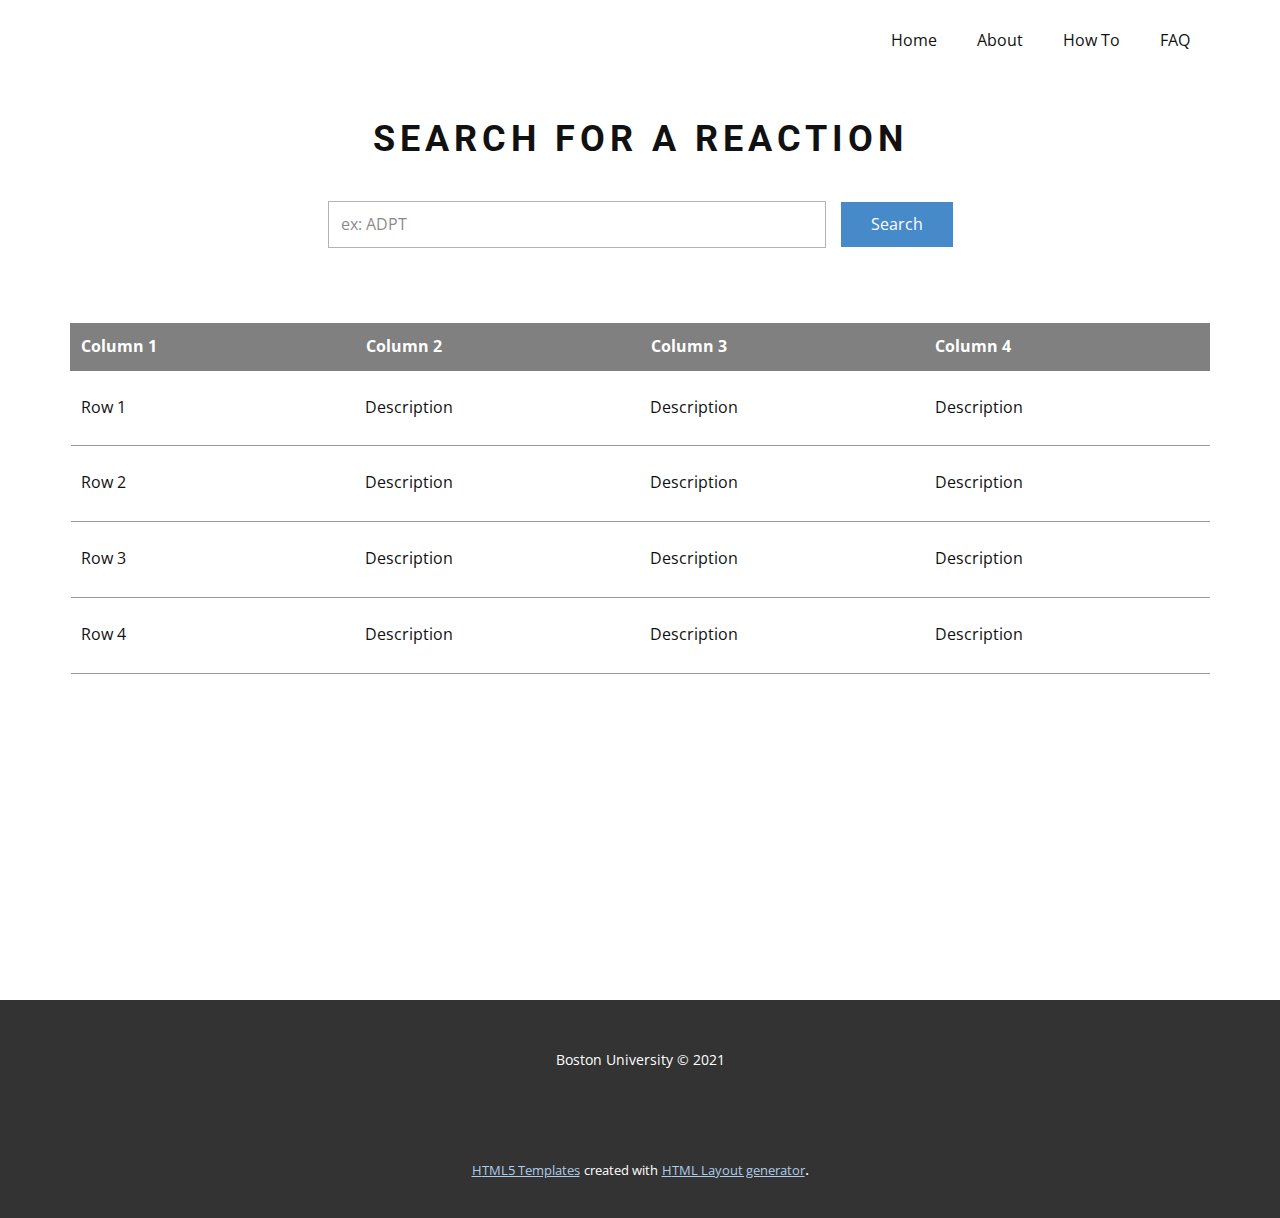
<file: src/new/Reactions.html>
<!DOCTYPE html>
<html style="font-size: 16px;">
  <head>
    <meta name="viewport" content="width=device-width, initial-scale=1.0">
    <meta charset="utf-8">
    <meta name="keywords" content="SEARCH FOR A METABOLITE">
    <meta name="description" content="">
    <meta name="page_type" content="np-template-header-footer-from-plugin">
    <title>Reactions</title>
    <link rel="stylesheet" href="nicepage.css" media="screen">
<link rel="stylesheet" href="Reactions.css" media="screen">
    <script class="u-script" type="text/javascript" src="jquery.js" defer=""></script>
    <script class="u-script" type="text/javascript" src="nicepage.js" defer=""></script>
    <meta name="generator" content="Nicepage 3.13.2, nicepage.com">
    <link id="u-theme-google-font" rel="stylesheet" href="https://fonts.googleapis.com/css?family=Roboto:100,100i,300,300i,400,400i,500,500i,700,700i,900,900i|Open+Sans:300,300i,400,400i,600,600i,700,700i,800,800i">
    
    
    
    <script type="application/ld+json">{
		"@context": "http://schema.org",
		"@type": "Organization",
		"name": "",
		"url": "index.html"
}</script>
    <meta property="og:title" content="Reactions">
    <meta property="og:type" content="website">
    <meta name="theme-color" content="#478ac9">
    <link rel="canonical" href="index.html">
    <meta property="og:url" content="index.html">
  </head>
  <body class="u-body"><header class="u-clearfix u-header u-header" id="sec-e2dd"><div class="u-clearfix u-sheet u-valign-middle u-sheet-1">
        <nav class="u-menu u-menu-dropdown u-offcanvas u-menu-1">
          <div class="menu-collapse" style="font-size: 1rem; letter-spacing: 0px;">
            <a class="u-button-style u-custom-left-right-menu-spacing u-custom-padding-bottom u-custom-top-bottom-menu-spacing u-nav-link u-text-active-palette-1-base u-text-hover-palette-2-base" href="#">
              <svg><use xmlns:xlink="http://www.w3.org/1999/xlink" xlink:href="#menu-hamburger"></use></svg>
              <svg version="1.1" xmlns="http://www.w3.org/2000/svg" xmlns:xlink="http://www.w3.org/1999/xlink"><defs><symbol id="menu-hamburger" viewBox="0 0 16 16" style="width: 16px; height: 16px;"><rect y="1" width="16" height="2"></rect><rect y="7" width="16" height="2"></rect><rect y="13" width="16" height="2"></rect>
</symbol>
</defs></svg>
            </a>
          </div>
          <div class="u-custom-menu u-nav-container">
            <ul class="u-nav u-unstyled u-nav-1"><li class="u-nav-item"><a class="u-button-style u-nav-link u-text-active-palette-1-base u-text-hover-palette-2-base" href="Home.html" style="padding: 10px 20px;">Home</a>
</li><li class="u-nav-item"><a class="u-button-style u-nav-link u-text-active-palette-1-base u-text-hover-palette-2-base" href="About.html" style="padding: 10px 20px;">About</a>
</li><li class="u-nav-item"><a class="u-button-style u-nav-link u-text-active-palette-1-base u-text-hover-palette-2-base" style="padding: 10px 20px;">How To</a>
</li><li class="u-nav-item"><a class="u-button-style u-nav-link u-text-active-palette-1-base u-text-hover-palette-2-base" href="FAQ.html" style="padding: 10px 20px;">FAQ</a>
</li></ul>
          </div>
          <div class="u-custom-menu u-nav-container-collapse">
            <div class="u-black u-container-style u-inner-container-layout u-opacity u-opacity-95 u-sidenav">
              <div class="u-sidenav-overflow">
                <div class="u-menu-close"></div>
                <ul class="u-align-center u-nav u-popupmenu-items u-unstyled u-nav-2"><li class="u-nav-item"><a class="u-button-style u-nav-link" href="Home.html" style="padding: 10px 20px;">Home</a>
</li><li class="u-nav-item"><a class="u-button-style u-nav-link" href="About.html" style="padding: 10px 20px;">About</a>
</li><li class="u-nav-item"><a class="u-button-style u-nav-link" style="padding: 10px 20px;">How To</a>
</li><li class="u-nav-item"><a class="u-button-style u-nav-link" href="FAQ.html" style="padding: 10px 20px;">FAQ</a>
</li></ul>
              </div>
            </div>
            <div class="u-black u-menu-overlay u-opacity u-opacity-70"></div>
          </div>
        </nav>
      </div></header>
    <section class="u-align-center u-clearfix u-section-1" id="sec-f1e3">
      <div class="u-clearfix u-sheet u-valign-middle u-sheet-1">
        <h2 class="u-text u-text-1">SEARCH FOR A REACTION</h2>
        <div class="u-form u-form-1">
          <form action="#" method="POST" class="u-clearfix u-form-horizontal u-form-spacing-15 u-inner-form" style="padding: 15px;" source="custom">
            <div class="u-form-group u-form-name">
              <label for="name-ef64" class="u-form-control-hidden u-label">Name</label>
              <input type="text" placeholder="ex: ADPT" id="name-ef64" name="name" class="u-border-1 u-border-grey-30 u-input u-input-rectangle" required="">
            </div>
            <div class="u-form-group u-form-submit">
              <a href="#" class="u-btn u-btn-submit u-button-style">Search</a>
              <input type="submit" value="submit" class="u-form-control-hidden">
            </div>
            <div class="u-form-send-message u-form-send-success">#FormSendSuccess</div>
            <div class="u-form-send-error u-form-send-message">#FormSendError</div>
            <input type="hidden" value="" name="recaptchaResponse">
          </form>
        </div>
      </div>
    </section>
    <section class="u-align-center u-clearfix u-section-2" id="sec-074e">
      <div class="u-clearfix u-sheet u-sheet-1">
        <div class="u-expanded-width u-table u-table-responsive u-table-1">
          <table class="u-table-entity u-table-entity-1">
            <colgroup>
              <col width="25%">
              <col width="25%">
              <col width="25%">
              <col width="25%">
            </colgroup>
            <thead class="u-grey-50 u-table-header u-table-header-1">
              <tr style="height: 21px;">
                <th class="u-border-1 u-border-grey-50 u-table-cell">Column 1 </th>
                <th class="u-border-1 u-border-grey-50 u-table-cell">Column 2 </th>
                <th class="u-border-1 u-border-grey-50 u-table-cell">Column 3 </th>
                <th class="u-border-1 u-border-grey-50 u-table-cell">Column 4 </th>
              </tr>
            </thead>
            <tbody class="u-table-body">
              <tr style="height: 75px;">
                <td class="u-border-1 u-border-grey-40 u-border-no-left u-border-no-right u-table-cell">Row 1</td>
                <td class="u-border-1 u-border-grey-40 u-border-no-left u-border-no-right u-table-cell">Description</td>
                <td class="u-border-1 u-border-grey-40 u-border-no-left u-border-no-right u-table-cell">Description</td>
                <td class="u-border-1 u-border-grey-40 u-border-no-left u-border-no-right u-table-cell">Description</td>
              </tr>
              <tr style="height: 76px;">
                <td class="u-border-1 u-border-grey-40 u-border-no-left u-border-no-right u-table-cell">Row 2</td>
                <td class="u-border-1 u-border-grey-40 u-border-no-left u-border-no-right u-table-cell">Description</td>
                <td class="u-border-1 u-border-grey-40 u-border-no-left u-border-no-right u-table-cell">Description</td>
                <td class="u-border-1 u-border-grey-40 u-border-no-left u-border-no-right u-table-cell">Description</td>
              </tr>
              <tr style="height: 76px;">
                <td class="u-border-1 u-border-grey-40 u-border-no-left u-border-no-right u-table-cell">Row 3</td>
                <td class="u-border-1 u-border-grey-40 u-border-no-left u-border-no-right u-table-cell">Description</td>
                <td class="u-border-1 u-border-grey-40 u-border-no-left u-border-no-right u-table-cell">Description</td>
                <td class="u-border-1 u-border-grey-40 u-border-no-left u-border-no-right u-table-cell">Description</td>
              </tr>
              <tr style="height: 76px;">
                <td class="u-border-1 u-border-grey-40 u-border-no-left u-border-no-right u-table-cell">Row 4</td>
                <td class="u-border-1 u-border-grey-40 u-border-no-left u-border-no-right u-table-cell">Description</td>
                <td class="u-border-1 u-border-grey-40 u-border-no-left u-border-no-right u-table-cell">Description</td>
                <td class="u-border-1 u-border-grey-40 u-border-no-left u-border-no-right u-table-cell">Description</td>
              </tr>
            </tbody>
          </table>
        </div>
      </div>
    </section>
    
    
    <footer class="u-align-center u-clearfix u-footer u-grey-80 u-footer" id="sec-13ed"><div class="u-clearfix u-sheet u-sheet-1">
        <p class="u-small-text u-text u-text-variant u-text-1">Boston University ©&nbsp;2021</p>
      </div></footer>
    <section class="u-backlink u-clearfix u-grey-80">
      <a class="u-link" href="https://nicepage.com/html5-template" target="_blank">
        <span>HTML5 Templates</span>
      </a>
      <p class="u-text">
        <span>created with</span>
      </p>
      <a class="u-link" href="https://nicepage.com/html-website-builder" target="_blank">
        <span>HTML Layout generator</span>
      </a>. 
    </section><span style="height: 64px; width: 64px; margin-left: 0px; margin-right: auto; margin-top: 0px; background-image: none; right: 20px; bottom: 20px" class="u-back-to-top u-icon u-icon-circle u-opacity u-opacity-85 u-palette-1-base u-spacing-15" data-href="#">
        <svg class="u-svg-link" preserveAspectRatio="xMidYMin slice" viewBox="0 0 551.13 551.13"><use xmlns:xlink="http://www.w3.org/1999/xlink" xlink:href="#svg-1d98"></use></svg>
        <svg class="u-svg-content" enable-background="new 0 0 551.13 551.13" viewBox="0 0 551.13 551.13" xmlns="http://www.w3.org/2000/svg" id="svg-1d98"><path d="m275.565 189.451 223.897 223.897h51.668l-275.565-275.565-275.565 275.565h51.668z"></path></svg>
    </span>
  </body>
</html>
</file>
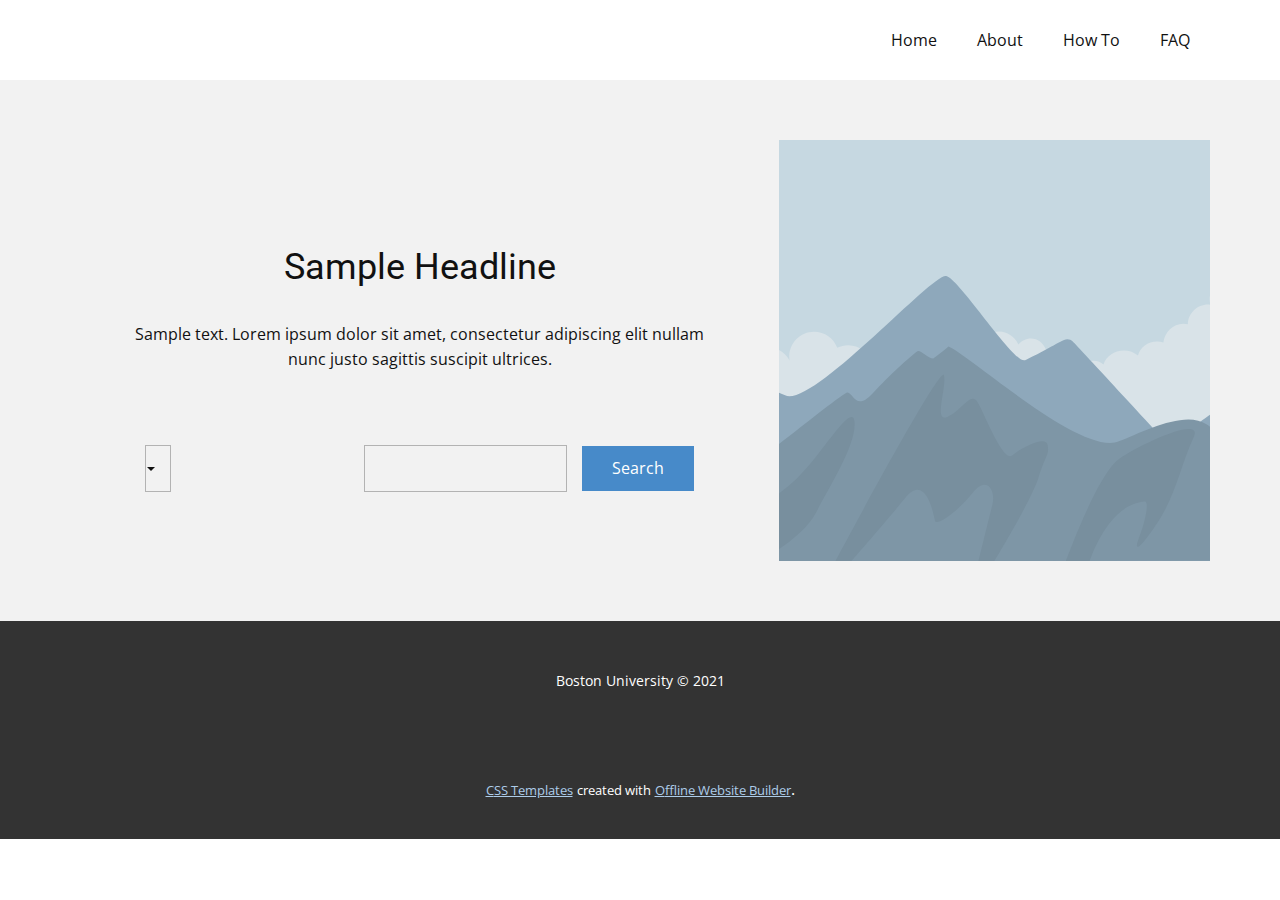
<file: src/new/Run-dFBA.html>
<!DOCTYPE html>
<html style="font-size: 16px;">
  <head>
    <meta name="viewport" content="width=device-width, initial-scale=1.0">
    <meta charset="utf-8">
    <meta name="keywords" content="">
    <meta name="description" content="">
    <meta name="page_type" content="np-template-header-footer-from-plugin">
    <title>Run dFBA</title>
    <link rel="stylesheet" href="nicepage.css" media="screen">
<link rel="stylesheet" href="Run-dFBA.css" media="screen">
    <script class="u-script" type="text/javascript" src="jquery.js" defer=""></script>
    <script class="u-script" type="text/javascript" src="nicepage.js" defer=""></script>
    <meta name="generator" content="Nicepage 3.13.2, nicepage.com">
    <link id="u-theme-google-font" rel="stylesheet" href="https://fonts.googleapis.com/css?family=Roboto:100,100i,300,300i,400,400i,500,500i,700,700i,900,900i|Open+Sans:300,300i,400,400i,600,600i,700,700i,800,800i">
    
    
    <script type="application/ld+json">{
		"@context": "http://schema.org",
		"@type": "Organization",
		"name": "",
		"url": "index.html"
}</script>
    <meta property="og:title" content="Run dFBA">
    <meta property="og:type" content="website">
    <meta name="theme-color" content="#478ac9">
    <link rel="canonical" href="index.html">
    <meta property="og:url" content="index.html">
  </head>
  <body class="u-body"><header class="u-clearfix u-header u-header" id="sec-e2dd"><div class="u-clearfix u-sheet u-valign-middle u-sheet-1">
        <nav class="u-menu u-menu-dropdown u-offcanvas u-menu-1">
          <div class="menu-collapse" style="font-size: 1rem; letter-spacing: 0px;">
            <a class="u-button-style u-custom-left-right-menu-spacing u-custom-padding-bottom u-custom-top-bottom-menu-spacing u-nav-link u-text-active-palette-1-base u-text-hover-palette-2-base" href="#">
              <svg><use xmlns:xlink="http://www.w3.org/1999/xlink" xlink:href="#menu-hamburger"></use></svg>
              <svg version="1.1" xmlns="http://www.w3.org/2000/svg" xmlns:xlink="http://www.w3.org/1999/xlink"><defs><symbol id="menu-hamburger" viewBox="0 0 16 16" style="width: 16px; height: 16px;"><rect y="1" width="16" height="2"></rect><rect y="7" width="16" height="2"></rect><rect y="13" width="16" height="2"></rect>
</symbol>
</defs></svg>
            </a>
          </div>
          <div class="u-custom-menu u-nav-container">
            <ul class="u-nav u-unstyled u-nav-1"><li class="u-nav-item"><a class="u-button-style u-nav-link u-text-active-palette-1-base u-text-hover-palette-2-base" href="Home.html" style="padding: 10px 20px;">Home</a>
</li><li class="u-nav-item"><a class="u-button-style u-nav-link u-text-active-palette-1-base u-text-hover-palette-2-base" href="About.html" style="padding: 10px 20px;">About</a>
</li><li class="u-nav-item"><a class="u-button-style u-nav-link u-text-active-palette-1-base u-text-hover-palette-2-base" style="padding: 10px 20px;">How To</a>
</li><li class="u-nav-item"><a class="u-button-style u-nav-link u-text-active-palette-1-base u-text-hover-palette-2-base" href="FAQ.html" style="padding: 10px 20px;">FAQ</a>
</li></ul>
          </div>
          <div class="u-custom-menu u-nav-container-collapse">
            <div class="u-black u-container-style u-inner-container-layout u-opacity u-opacity-95 u-sidenav">
              <div class="u-sidenav-overflow">
                <div class="u-menu-close"></div>
                <ul class="u-align-center u-nav u-popupmenu-items u-unstyled u-nav-2"><li class="u-nav-item"><a class="u-button-style u-nav-link" href="Home.html" style="padding: 10px 20px;">Home</a>
</li><li class="u-nav-item"><a class="u-button-style u-nav-link" href="About.html" style="padding: 10px 20px;">About</a>
</li><li class="u-nav-item"><a class="u-button-style u-nav-link" style="padding: 10px 20px;">How To</a>
</li><li class="u-nav-item"><a class="u-button-style u-nav-link" href="FAQ.html" style="padding: 10px 20px;">FAQ</a>
</li></ul>
              </div>
            </div>
            <div class="u-black u-menu-overlay u-opacity u-opacity-70"></div>
          </div>
        </nav>
      </div></header>
    <section class="u-clearfix u-grey-5 u-section-1" id="sec-e162">
      <div class="u-clearfix u-sheet u-sheet-1">
        <div class="u-clearfix u-expanded-width u-gutter-10 u-layout-wrap u-layout-wrap-1">
          <div class="u-layout" style="">
            <div class="u-layout-row" style="">
              <div class="u-container-style u-layout-cell u-left-cell u-size-37 u-size-xs-60 u-layout-cell-1" src="">
                <div class="u-container-layout u-container-layout-1">
                  <h2 class="u-align-center u-text u-text-1">Sample Headline</h2>
                  <p class="u-align-center u-text u-text-2">Sample text. Lorem ipsum dolor sit amet, consectetur adipiscing elit nullam nunc justo sagittis suscipit ultrices.</p>
                  <div class="u-expanded-width u-form u-form-1">
                    <form action="#" method="POST" class="u-clearfix u-form-horizontal u-form-spacing-15 u-inner-form" style="padding: 15px;" source="custom">
                      <div class="u-form-group u-form-select u-form-group-1">
                        <label for="select-5a9f" class="u-form-control-hidden u-label">Select</label>
                        <div class="u-form-select-wrapper">
                          <select id="select-5a9f" name="organism" class="u-border-1 u-border-grey-30 u-input u-input-rectangle">
                            <option value="Item 1">Item 1</option>
                            <option value="Item 2">Item 2</option>
                            <option value="Item 3">Item 3</option>
                          </select>
                          <svg xmlns="http://www.w3.org/2000/svg" width="14" height="12" version="1" class="u-caret"><path fill="currentColor" d="M4 8L0 4h8z"></path></svg>
                        </div>
                      </div>
                      <div class="u-form-group u-form-group-2">
                        <label for="text-39e3" class="u-form-control-hidden u-label"></label>
                        <input type="text" placeholder="" id="text-39e3" name="text" class="u-border-1 u-border-grey-30 u-input u-input-rectangle">
                      </div>
                      <div class="u-form-group u-form-submit">
                        <a href="#" class="u-btn u-btn-submit u-button-style">Search</a>
                        <input type="submit" value="submit" class="u-form-control-hidden">
                      </div>
                      <div class="u-form-send-message u-form-send-success">#FormSendSuccess</div>
                      <div class="u-form-send-error u-form-send-message">#FormSendError</div>
                      <input type="hidden" value="" name="recaptchaResponse">
                    </form>
                  </div>
                </div>
              </div>
              <div class="u-align-center u-container-style u-image u-layout-cell u-right-cell u-size-23 u-size-xs-60 u-image-1" src="" data-image-width="1080" data-image-height="1080">
                <div class="u-container-layout u-valign-middle u-container-layout-2" src=""></div>
              </div>
            </div>
          </div>
        </div>
      </div>
    </section>
    
    
    <footer class="u-align-center u-clearfix u-footer u-grey-80 u-footer" id="sec-13ed"><div class="u-clearfix u-sheet u-sheet-1">
        <p class="u-small-text u-text u-text-variant u-text-1">Boston University ©&nbsp;2021</p>
      </div></footer>
    <section class="u-backlink u-clearfix u-grey-80">
      <a class="u-link" href="https://nicepage.com/css-templates" target="_blank">
        <span>CSS Templates</span>
      </a>
      <p class="u-text">
        <span>created with</span>
      </p>
      <a class="u-link" href="https://nicepage.com/" target="_blank">
        <span>Offline Website Builder</span>
      </a>. 
    </section>
  </body>
</html>
</file>
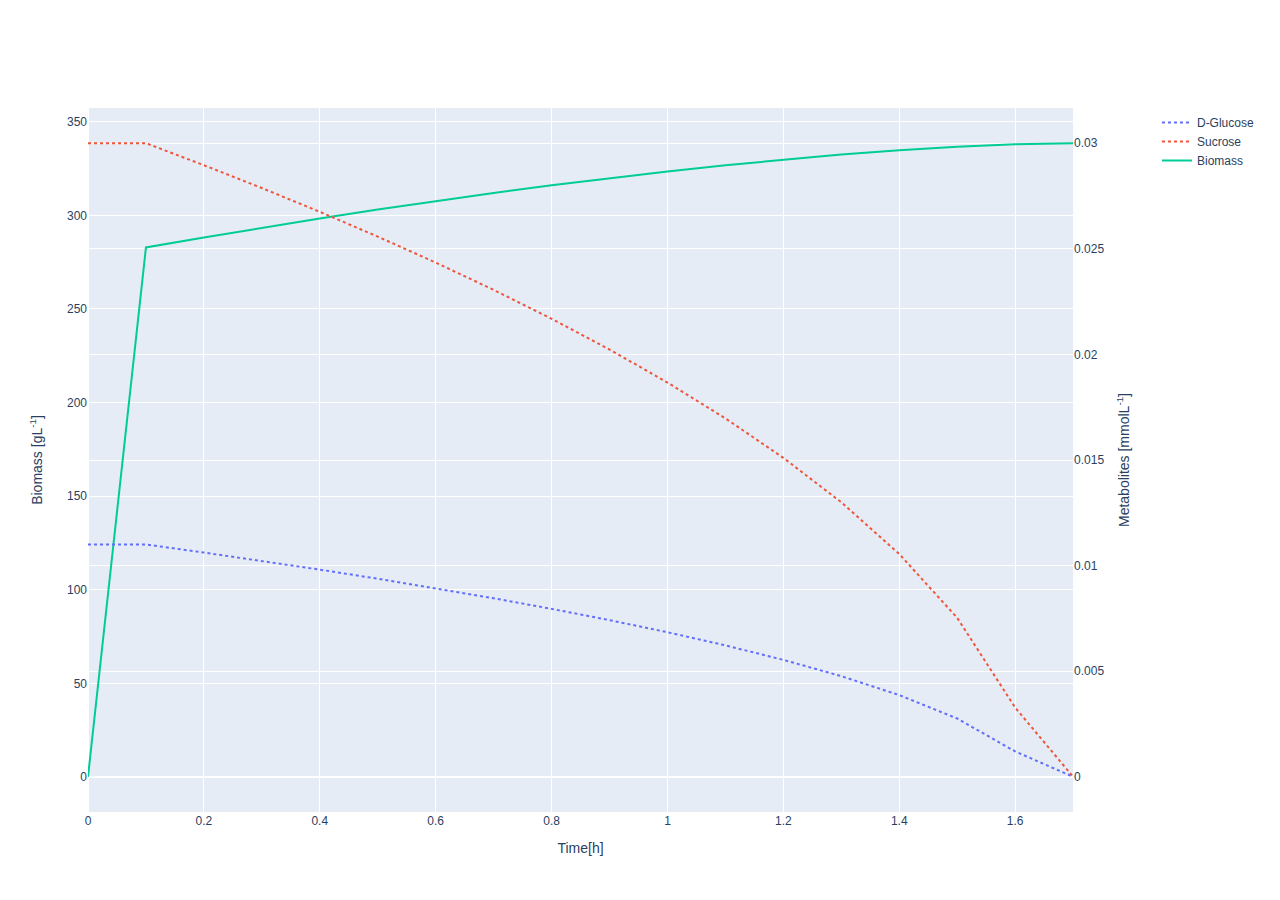
<file: tutorial/dFBA/growth.html>
<html>
<head><meta charset="utf-8" /></head>
<body>
    <div>                        <script type="text/javascript">window.PlotlyConfig = {MathJaxConfig: 'local'};</script>
        <script src="https://cdn.plot.ly/plotly-latest.min.js"></script>                <div id="ad2b45d6-d0a8-45d9-8f44-de4343ab9939" class="plotly-graph-div" style="height:100%; width:100%;"></div>            <script type="text/javascript">                                    window.PLOTLYENV=window.PLOTLYENV || {};                                    if (document.getElementById("ad2b45d6-d0a8-45d9-8f44-de4343ab9939")) {                    Plotly.newPlot(                        "ad2b45d6-d0a8-45d9-8f44-de4343ab9939",                        [{"line": {"dash": "dot"}, "mode": "lines", "name": "D-Glucose", "type": "scatter", "x": [0, 0.1, 0.2, 0.30000000000000004, 0.4, 0.5, 0.6, 0.7, 0.7999999999999999, 0.8999999999999999, 0.9999999999999999, 1.0999999999999999, 1.2, 1.3, 1.4000000000000001, 1.5000000000000002, 1.6000000000000003, 1.7000000000000004], "xaxis": "x", "y": [0.011, 0.011, 0.010617828528972443, 0.010221315857231603, 0.009808826512540439, 0.009378381535839572, 0.008927550396401572, 0.008453294929405832, 0.00795173661447765, 0.0074177958894868865, 0.006844606258231197, 0.006222505317406742, 0.005537162325345656, 0.004765740698830679, 0.0038678607889269007, 0.0027593260299897658, 0.0012016784588408434, 0.0, 0.0, 0.0, 0.0, 0.0, 0.0, 0.0, 0.0, 0.0, 0.0, 0.0, 0.0, 0.0, 0.0, 0.0, 0.0, 0.0, 0.0, 0.0, 0.0, 0.0, 0.0, 0.0, 0.0, 0.0, 0.0, 0.0, 0.0, 0.0, 0.0, 0.0, 0.0, 0.0, 0.0, 0.0, 0.0, 0.0, 0.0, 0.0, 0.0, 0.0, 0.0, 0.0, 0.0, 0.0, 0.0, 0.0, 0.0, 0.0, 0.0, 0.0, 0.0, 0.0, 0.0, 0.0, 0.0, 0.0, 0.0, 0.0, 0.0, 0.0, 0.0, 0.0, 0.0, 0.0, 0.0, 0.0, 0.0, 0.0, 0.0, 0.0, 0.0, 0.0, 0.0, 0.0, 0.0, 0.0, 0.0, 0.0, 0.0, 0.0, 0.0, 0.0, 0.0, 0.0, 0.0, 0.0, 0.0, 0.0, 0.0, 0.0, 0.0, 0.0, 0.0, 0.0, 0.0, 0.0, 0.0, 0.0, 0.0, 0.0, 0.0, 0.0, 0.0, 0.0, 0.0, 0.0, 0.0, 0.0, 0.0, 0.0, 0.0, 0.0, 0.0, 0.0, 0.0, 0.0, 0.0, 0.0, 0.0, 0.0, 0.0, 0.0, 0.0, 0.0, 0.0, 0.0, 0.0, 0.0, 0.0, 0.0, 0.0, 0.0, 0.0, 0.0, 0.0, 0.0, 0.0, 0.0, 0.0, 0.0, 0.0, 0.0, 0.0, 0.0, 0.0, 0.0, 0.0, 0.0, 0.0, 0.0, 0.0, 0.0, 0.0, 0.0, 0.0, 0.0, 0.0, 0.0, 0.0, 0.0, 0.0, 0.0, 0.0, 0.0, 0.0, 0.0, 0.0, 0.0, 0.0, 0.0, 0.0, 0.0, 0.0, 0.0, 0.0, 0.0, 0.0, 0.0, 0.0, 0.0, 0.0, 0.0, 0.0, 0.0, 0.0, 0.0, 0.0, 0.0, 0.0, 0.0, 0.0, 0.0, 0.0, 0.0, 0.0, 0.0, 0.0, 0.0, 0.0, 0.0, 0.0, 0.0, 0.0, 0.0, 0.0, 0.0, 0.0, 0.0, 0.0, 0.0, 0.0, 0.0, 0.0, 0.0, 0.0, 0.0, 0.0, 0.0, 0.0, 0.0, 0.0, 0.0, 0.0, 0.0, 0.0, 0.0, 0.0, 0.0, 0.0, 0.0, 0.0, 0.0, 0.0, 0.0, 0.0, 0.0, 0.0, 0.0, 0.0, 0.0, 0.0, 0.0, 0.0, 0.0, 0.0, 0.0, 0.0, 0.0, 0.0, 0.0, 0.0, 0.0, 0.0, 0.0, 0.0, 0.0, 0.0, 0.0, 0.0, 0.0, 0.0, 0.0, 0.0, 0.0, 0.0, 0.0, 0.0, 0.0, 0.0, 0.0, 0.0, 0.0, 0.0, 0.0, 0.0, 0.0, 0.0, 0.0, 0.0, 0.0, 0.0, 0.0, 0.0, 0.0, 0.0, 0.0, 0.0, 0.0, 0.0, 0.0, 0.0, 0.0, 0.0, 0.0, 0.0, 0.0, 0.0, 0.0, 0.0, 0.0, 0.0, 0.0, 0.0, 0.0, 0.0, 0.0, 0.0, 0.0, 0.0, 0.0, 0.0, 0.0, 0.0, 0.0, 0.0, 0.0, 0.0, 0.0, 0.0, 0.0, 0.0, 0.0, 0.0, 0.0, 0.0, 0.0, 0.0, 0.0, 0.0, 0.0, 0.0, 0.0, 0.0, 0.0, 0.0, 0.0, 0.0, 0.0, 0.0, 0.0, 0.0, 0.0, 0.0, 0.0, 0.0, 0.0, 0.0, 0.0, 0.0, 0.0, 0.0, 0.0, 0.0, 0.0, 0.0, 0.0, 0.0, 0.0, 0.0, 0.0, 0.0, 0.0, 0.0, 0.0, 0.0, 0.0, 0.0, 0.0, 0.0, 0.0, 0.0, 0.0, 0.0, 0.0, 0.0, 0.0, 0.0, 0.0, 0.0, 0.0, 0.0, 0.0, 0.0, 0.0, 0.0, 0.0, 0.0, 0.0, 0.0, 0.0, 0.0, 0.0, 0.0, 0.0, 0.0, 0.0, 0.0, 0.0, 0.0, 0.0, 0.0, 0.0, 0.0, 0.0, 0.0, 0.0, 0.0, 0.0, 0.0, 0.0, 0.0, 0.0, 0.0, 0.0, 0.0, 0.0, 0.0, 0.0, 0.0, 0.0, 0.0, 0.0, 0.0, 0.0, 0.0, 0.0, 0.0, 0.0, 0.0, 0.0, 0.0, 0.0, 0.0, 0.0, 0.0, 0.0, 0.0, 0.0, 0.0, 0.0, 0.0, 0.0, 0.0, 0.0, 0.0, 0.0, 0.0, 0.0, 0.0, 0.0, 0.0, 0.0, 0.0, 0.0, 0.0, 0.0, 0.0, 0.0, 0.0, 0.0, 0.0, 0.0], "yaxis": "y2"}, {"line": {"dash": "dot"}, "mode": "lines", "name": "Sucrose", "type": "scatter", "x": [0, 0.1, 0.2, 0.30000000000000004, 0.4, 0.5, 0.6, 0.7, 0.7999999999999999, 0.8999999999999999, 0.9999999999999999, 1.0999999999999999, 1.2, 1.3, 1.4000000000000001, 1.5000000000000002, 1.6000000000000003, 1.7000000000000004], "xaxis": "x", "y": [0.03, 0.03, 0.028957714169924844, 0.02787631597426801, 0.026751345034201197, 0.02557740418865338, 0.024347864717458836, 0.023054440716561365, 0.02168655440312087, 0.020230352425873333, 0.018667107976994182, 0.01697046904747294, 0.015101351796397251, 0.012997474633174588, 0.010548711242527917, 0.00752543462724482, 0.0032773048877477564, 0.0, 0.0, 0.0, 0.0, 0.0, 0.0, 0.0, 0.0, 0.0, 0.0, 0.0, 0.0, 0.0, 0.0, 0.0, 0.0, 0.0, 0.0, 0.0, 0.0, 0.0, 0.0, 0.0, 0.0, 0.0, 0.0, 0.0, 0.0, 0.0, 0.0, 0.0, 0.0, 0.0, 0.0, 0.0, 0.0, 0.0, 0.0, 0.0, 0.0, 0.0, 0.0, 0.0, 0.0, 0.0, 0.0, 0.0, 0.0, 0.0, 0.0, 0.0, 0.0, 0.0, 0.0, 0.0, 0.0, 0.0, 0.0, 0.0, 0.0, 0.0, 0.0, 0.0, 0.0, 0.0, 0.0, 0.0, 0.0, 0.0, 0.0, 0.0, 0.0, 0.0, 0.0, 0.0, 0.0, 0.0, 0.0, 0.0, 0.0, 0.0, 0.0, 0.0, 0.0, 0.0, 0.0, 0.0, 0.0, 0.0, 0.0, 0.0, 0.0, 0.0, 0.0, 0.0, 0.0, 0.0, 0.0, 0.0, 0.0, 0.0, 0.0, 0.0, 0.0, 0.0, 0.0, 0.0, 0.0, 0.0, 0.0, 0.0, 0.0, 0.0, 0.0, 0.0, 0.0, 0.0, 0.0, 0.0, 0.0, 0.0, 0.0, 0.0, 0.0, 0.0, 0.0, 0.0, 0.0, 0.0, 0.0, 0.0, 0.0, 0.0, 0.0, 0.0, 0.0, 0.0, 0.0, 0.0, 0.0, 0.0, 0.0, 0.0, 0.0, 0.0, 0.0, 0.0, 0.0, 0.0, 0.0, 0.0, 0.0, 0.0, 0.0, 0.0, 0.0, 0.0, 0.0, 0.0, 0.0, 0.0, 0.0, 0.0, 0.0, 0.0, 0.0, 0.0, 0.0, 0.0, 0.0, 0.0, 0.0, 0.0, 0.0, 0.0, 0.0, 0.0, 0.0, 0.0, 0.0, 0.0, 0.0, 0.0, 0.0, 0.0, 0.0, 0.0, 0.0, 0.0, 0.0, 0.0, 0.0, 0.0, 0.0, 0.0, 0.0, 0.0, 0.0, 0.0, 0.0, 0.0, 0.0, 0.0, 0.0, 0.0, 0.0, 0.0, 0.0, 0.0, 0.0, 0.0, 0.0, 0.0, 0.0, 0.0, 0.0, 0.0, 0.0, 0.0, 0.0, 0.0, 0.0, 0.0, 0.0, 0.0, 0.0, 0.0, 0.0, 0.0, 0.0, 0.0, 0.0, 0.0, 0.0, 0.0, 0.0, 0.0, 0.0, 0.0, 0.0, 0.0, 0.0, 0.0, 0.0, 0.0, 0.0, 0.0, 0.0, 0.0, 0.0, 0.0, 0.0, 0.0, 0.0, 0.0, 0.0, 0.0, 0.0, 0.0, 0.0, 0.0, 0.0, 0.0, 0.0, 0.0, 0.0, 0.0, 0.0, 0.0, 0.0, 0.0, 0.0, 0.0, 0.0, 0.0, 0.0, 0.0, 0.0, 0.0, 0.0, 0.0, 0.0, 0.0, 0.0, 0.0, 0.0, 0.0, 0.0, 0.0, 0.0, 0.0, 0.0, 0.0, 0.0, 0.0, 0.0, 0.0, 0.0, 0.0, 0.0, 0.0, 0.0, 0.0, 0.0, 0.0, 0.0, 0.0, 0.0, 0.0, 0.0, 0.0, 0.0, 0.0, 0.0, 0.0, 0.0, 0.0, 0.0, 0.0, 0.0, 0.0, 0.0, 0.0, 0.0, 0.0, 0.0, 0.0, 0.0, 0.0, 0.0, 0.0, 0.0, 0.0, 0.0, 0.0, 0.0, 0.0, 0.0, 0.0, 0.0, 0.0, 0.0, 0.0, 0.0, 0.0, 0.0, 0.0, 0.0, 0.0, 0.0, 0.0, 0.0, 0.0, 0.0, 0.0, 0.0, 0.0, 0.0, 0.0, 0.0, 0.0, 0.0, 0.0, 0.0, 0.0, 0.0, 0.0, 0.0, 0.0, 0.0, 0.0, 0.0, 0.0, 0.0, 0.0, 0.0, 0.0, 0.0, 0.0, 0.0, 0.0, 0.0, 0.0, 0.0, 0.0, 0.0, 0.0, 0.0, 0.0, 0.0, 0.0, 0.0, 0.0, 0.0, 0.0, 0.0, 0.0, 0.0, 0.0, 0.0, 0.0, 0.0, 0.0, 0.0, 0.0, 0.0, 0.0, 0.0, 0.0, 0.0, 0.0, 0.0, 0.0, 0.0, 0.0, 0.0, 0.0, 0.0, 0.0, 0.0, 0.0, 0.0, 0.0, 0.0, 0.0, 0.0, 0.0, 0.0, 0.0, 0.0, 0.0, 0.0, 0.0, 0.0, 0.0, 0.0, 0.0, 0.0, 0.0, 0.0, 0.0, 0.0, 0.0, 0.0, 0.0, 0.0, 0.0, 0.0, 0.0, 0.0, 0.0, 0.0, 0.0, 0.0, 0.0, 0.0, 0.0, 0.0, 0.0, 0.0, 0.0, 0.0, 0.0], "yaxis": "y2"}, {"mode": "lines", "name": "Biomass", "type": "scatter", "x": [0, 0.1, 0.2, 0.30000000000000004, 0.4, 0.5, 0.6, 0.7, 0.7999999999999999, 0.8999999999999999, 0.9999999999999999, 1.0999999999999999, 1.2, 1.3, 1.4000000000000001, 1.5000000000000002, 1.6000000000000003, 1.7000000000000004], "xaxis": "x", "y": [0.1, 282.8656807297992, 288.20566296780106, 293.3575752408293, 298.31470445294246, 303.06953519209776, 307.61358614044974, 311.937194348456, 316.0292243515616, 319.87666532773557, 323.46405485033955, 326.7726210917161, 329.77894032123675, 332.45269512386363, 334.7525899984444, 336.6179287589867, 337.9475839175517, 338.5259986452751], "yaxis": "y"}],                        {"template": {"data": {"bar": [{"error_x": {"color": "#2a3f5f"}, "error_y": {"color": "#2a3f5f"}, "marker": {"line": {"color": "#E5ECF6", "width": 0.5}}, "type": "bar"}], "barpolar": [{"marker": {"line": {"color": "#E5ECF6", "width": 0.5}}, "type": "barpolar"}], "carpet": [{"aaxis": {"endlinecolor": "#2a3f5f", "gridcolor": "white", "linecolor": "white", "minorgridcolor": "white", "startlinecolor": "#2a3f5f"}, "baxis": {"endlinecolor": "#2a3f5f", "gridcolor": "white", "linecolor": "white", "minorgridcolor": "white", "startlinecolor": "#2a3f5f"}, "type": "carpet"}], "choropleth": [{"colorbar": {"outlinewidth": 0, "ticks": ""}, "type": "choropleth"}], "contour": [{"colorbar": {"outlinewidth": 0, "ticks": ""}, "colorscale": [[0.0, "#0d0887"], [0.1111111111111111, "#46039f"], [0.2222222222222222, "#7201a8"], [0.3333333333333333, "#9c179e"], [0.4444444444444444, "#bd3786"], [0.5555555555555556, "#d8576b"], [0.6666666666666666, "#ed7953"], [0.7777777777777778, "#fb9f3a"], [0.8888888888888888, "#fdca26"], [1.0, "#f0f921"]], "type": "contour"}], "contourcarpet": [{"colorbar": {"outlinewidth": 0, "ticks": ""}, "type": "contourcarpet"}], "heatmap": [{"colorbar": {"outlinewidth": 0, "ticks": ""}, "colorscale": [[0.0, "#0d0887"], [0.1111111111111111, "#46039f"], [0.2222222222222222, "#7201a8"], [0.3333333333333333, "#9c179e"], [0.4444444444444444, "#bd3786"], [0.5555555555555556, "#d8576b"], [0.6666666666666666, "#ed7953"], [0.7777777777777778, "#fb9f3a"], [0.8888888888888888, "#fdca26"], [1.0, "#f0f921"]], "type": "heatmap"}], "heatmapgl": [{"colorbar": {"outlinewidth": 0, "ticks": ""}, "colorscale": [[0.0, "#0d0887"], [0.1111111111111111, "#46039f"], [0.2222222222222222, "#7201a8"], [0.3333333333333333, "#9c179e"], [0.4444444444444444, "#bd3786"], [0.5555555555555556, "#d8576b"], [0.6666666666666666, "#ed7953"], [0.7777777777777778, "#fb9f3a"], [0.8888888888888888, "#fdca26"], [1.0, "#f0f921"]], "type": "heatmapgl"}], "histogram": [{"marker": {"colorbar": {"outlinewidth": 0, "ticks": ""}}, "type": "histogram"}], "histogram2d": [{"colorbar": {"outlinewidth": 0, "ticks": ""}, "colorscale": [[0.0, "#0d0887"], [0.1111111111111111, "#46039f"], [0.2222222222222222, "#7201a8"], [0.3333333333333333, "#9c179e"], [0.4444444444444444, "#bd3786"], [0.5555555555555556, "#d8576b"], [0.6666666666666666, "#ed7953"], [0.7777777777777778, "#fb9f3a"], [0.8888888888888888, "#fdca26"], [1.0, "#f0f921"]], "type": "histogram2d"}], "histogram2dcontour": [{"colorbar": {"outlinewidth": 0, "ticks": ""}, "colorscale": [[0.0, "#0d0887"], [0.1111111111111111, "#46039f"], [0.2222222222222222, "#7201a8"], [0.3333333333333333, "#9c179e"], [0.4444444444444444, "#bd3786"], [0.5555555555555556, "#d8576b"], [0.6666666666666666, "#ed7953"], [0.7777777777777778, "#fb9f3a"], [0.8888888888888888, "#fdca26"], [1.0, "#f0f921"]], "type": "histogram2dcontour"}], "mesh3d": [{"colorbar": {"outlinewidth": 0, "ticks": ""}, "type": "mesh3d"}], "parcoords": [{"line": {"colorbar": {"outlinewidth": 0, "ticks": ""}}, "type": "parcoords"}], "pie": [{"automargin": true, "type": "pie"}], "scatter": [{"marker": {"colorbar": {"outlinewidth": 0, "ticks": ""}}, "type": "scatter"}], "scatter3d": [{"line": {"colorbar": {"outlinewidth": 0, "ticks": ""}}, "marker": {"colorbar": {"outlinewidth": 0, "ticks": ""}}, "type": "scatter3d"}], "scattercarpet": [{"marker": {"colorbar": {"outlinewidth": 0, "ticks": ""}}, "type": "scattercarpet"}], "scattergeo": [{"marker": {"colorbar": {"outlinewidth": 0, "ticks": ""}}, "type": "scattergeo"}], "scattergl": [{"marker": {"colorbar": {"outlinewidth": 0, "ticks": ""}}, "type": "scattergl"}], "scattermapbox": [{"marker": {"colorbar": {"outlinewidth": 0, "ticks": ""}}, "type": "scattermapbox"}], "scatterpolar": [{"marker": {"colorbar": {"outlinewidth": 0, "ticks": ""}}, "type": "scatterpolar"}], "scatterpolargl": [{"marker": {"colorbar": {"outlinewidth": 0, "ticks": ""}}, "type": "scatterpolargl"}], "scatterternary": [{"marker": {"colorbar": {"outlinewidth": 0, "ticks": ""}}, "type": "scatterternary"}], "surface": [{"colorbar": {"outlinewidth": 0, "ticks": ""}, "colorscale": [[0.0, "#0d0887"], [0.1111111111111111, "#46039f"], [0.2222222222222222, "#7201a8"], [0.3333333333333333, "#9c179e"], [0.4444444444444444, "#bd3786"], [0.5555555555555556, "#d8576b"], [0.6666666666666666, "#ed7953"], [0.7777777777777778, "#fb9f3a"], [0.8888888888888888, "#fdca26"], [1.0, "#f0f921"]], "type": "surface"}], "table": [{"cells": {"fill": {"color": "#EBF0F8"}, "line": {"color": "white"}}, "header": {"fill": {"color": "#C8D4E3"}, "line": {"color": "white"}}, "type": "table"}]}, "layout": {"annotationdefaults": {"arrowcolor": "#2a3f5f", "arrowhead": 0, "arrowwidth": 1}, "autotypenumbers": "strict", "coloraxis": {"colorbar": {"outlinewidth": 0, "ticks": ""}}, "colorscale": {"diverging": [[0, "#8e0152"], [0.1, "#c51b7d"], [0.2, "#de77ae"], [0.3, "#f1b6da"], [0.4, "#fde0ef"], [0.5, "#f7f7f7"], [0.6, "#e6f5d0"], [0.7, "#b8e186"], [0.8, "#7fbc41"], [0.9, "#4d9221"], [1, "#276419"]], "sequential": [[0.0, "#0d0887"], [0.1111111111111111, "#46039f"], [0.2222222222222222, "#7201a8"], [0.3333333333333333, "#9c179e"], [0.4444444444444444, "#bd3786"], [0.5555555555555556, "#d8576b"], [0.6666666666666666, "#ed7953"], [0.7777777777777778, "#fb9f3a"], [0.8888888888888888, "#fdca26"], [1.0, "#f0f921"]], "sequentialminus": [[0.0, "#0d0887"], [0.1111111111111111, "#46039f"], [0.2222222222222222, "#7201a8"], [0.3333333333333333, "#9c179e"], [0.4444444444444444, "#bd3786"], [0.5555555555555556, "#d8576b"], [0.6666666666666666, "#ed7953"], [0.7777777777777778, "#fb9f3a"], [0.8888888888888888, "#fdca26"], [1.0, "#f0f921"]]}, "colorway": ["#636efa", "#EF553B", "#00cc96", "#ab63fa", "#FFA15A", "#19d3f3", "#FF6692", "#B6E880", "#FF97FF", "#FECB52"], "font": {"color": "#2a3f5f"}, "geo": {"bgcolor": "white", "lakecolor": "white", "landcolor": "#E5ECF6", "showlakes": true, "showland": true, "subunitcolor": "white"}, "hoverlabel": {"align": "left"}, "hovermode": "closest", "mapbox": {"style": "light"}, "paper_bgcolor": "white", "plot_bgcolor": "#E5ECF6", "polar": {"angularaxis": {"gridcolor": "white", "linecolor": "white", "ticks": ""}, "bgcolor": "#E5ECF6", "radialaxis": {"gridcolor": "white", "linecolor": "white", "ticks": ""}}, "scene": {"xaxis": {"backgroundcolor": "#E5ECF6", "gridcolor": "white", "gridwidth": 2, "linecolor": "white", "showbackground": true, "ticks": "", "zerolinecolor": "white"}, "yaxis": {"backgroundcolor": "#E5ECF6", "gridcolor": "white", "gridwidth": 2, "linecolor": "white", "showbackground": true, "ticks": "", "zerolinecolor": "white"}, "zaxis": {"backgroundcolor": "#E5ECF6", "gridcolor": "white", "gridwidth": 2, "linecolor": "white", "showbackground": true, "ticks": "", "zerolinecolor": "white"}}, "shapedefaults": {"line": {"color": "#2a3f5f"}}, "ternary": {"aaxis": {"gridcolor": "white", "linecolor": "white", "ticks": ""}, "baxis": {"gridcolor": "white", "linecolor": "white", "ticks": ""}, "bgcolor": "#E5ECF6", "caxis": {"gridcolor": "white", "linecolor": "white", "ticks": ""}}, "title": {"x": 0.05}, "xaxis": {"automargin": true, "gridcolor": "white", "linecolor": "white", "ticks": "", "title": {"standoff": 15}, "zerolinecolor": "white", "zerolinewidth": 2}, "yaxis": {"automargin": true, "gridcolor": "white", "linecolor": "white", "ticks": "", "title": {"standoff": 15}, "zerolinecolor": "white", "zerolinewidth": 2}}}, "xaxis": {"anchor": "y", "domain": [0.0, 0.94], "title": {"text": "Time[h]"}}, "yaxis": {"anchor": "x", "domain": [0.0, 1.0], "title": {"text": "Biomass [gL<sup>-1</sup>]"}}, "yaxis2": {"anchor": "x", "overlaying": "y", "side": "right", "title": {"text": "Metabolites [mmolL<sup>-1</sup>]"}}},                        {"responsive": true}                    )                };                            </script>        </div>
</body>
</html>
</file>
